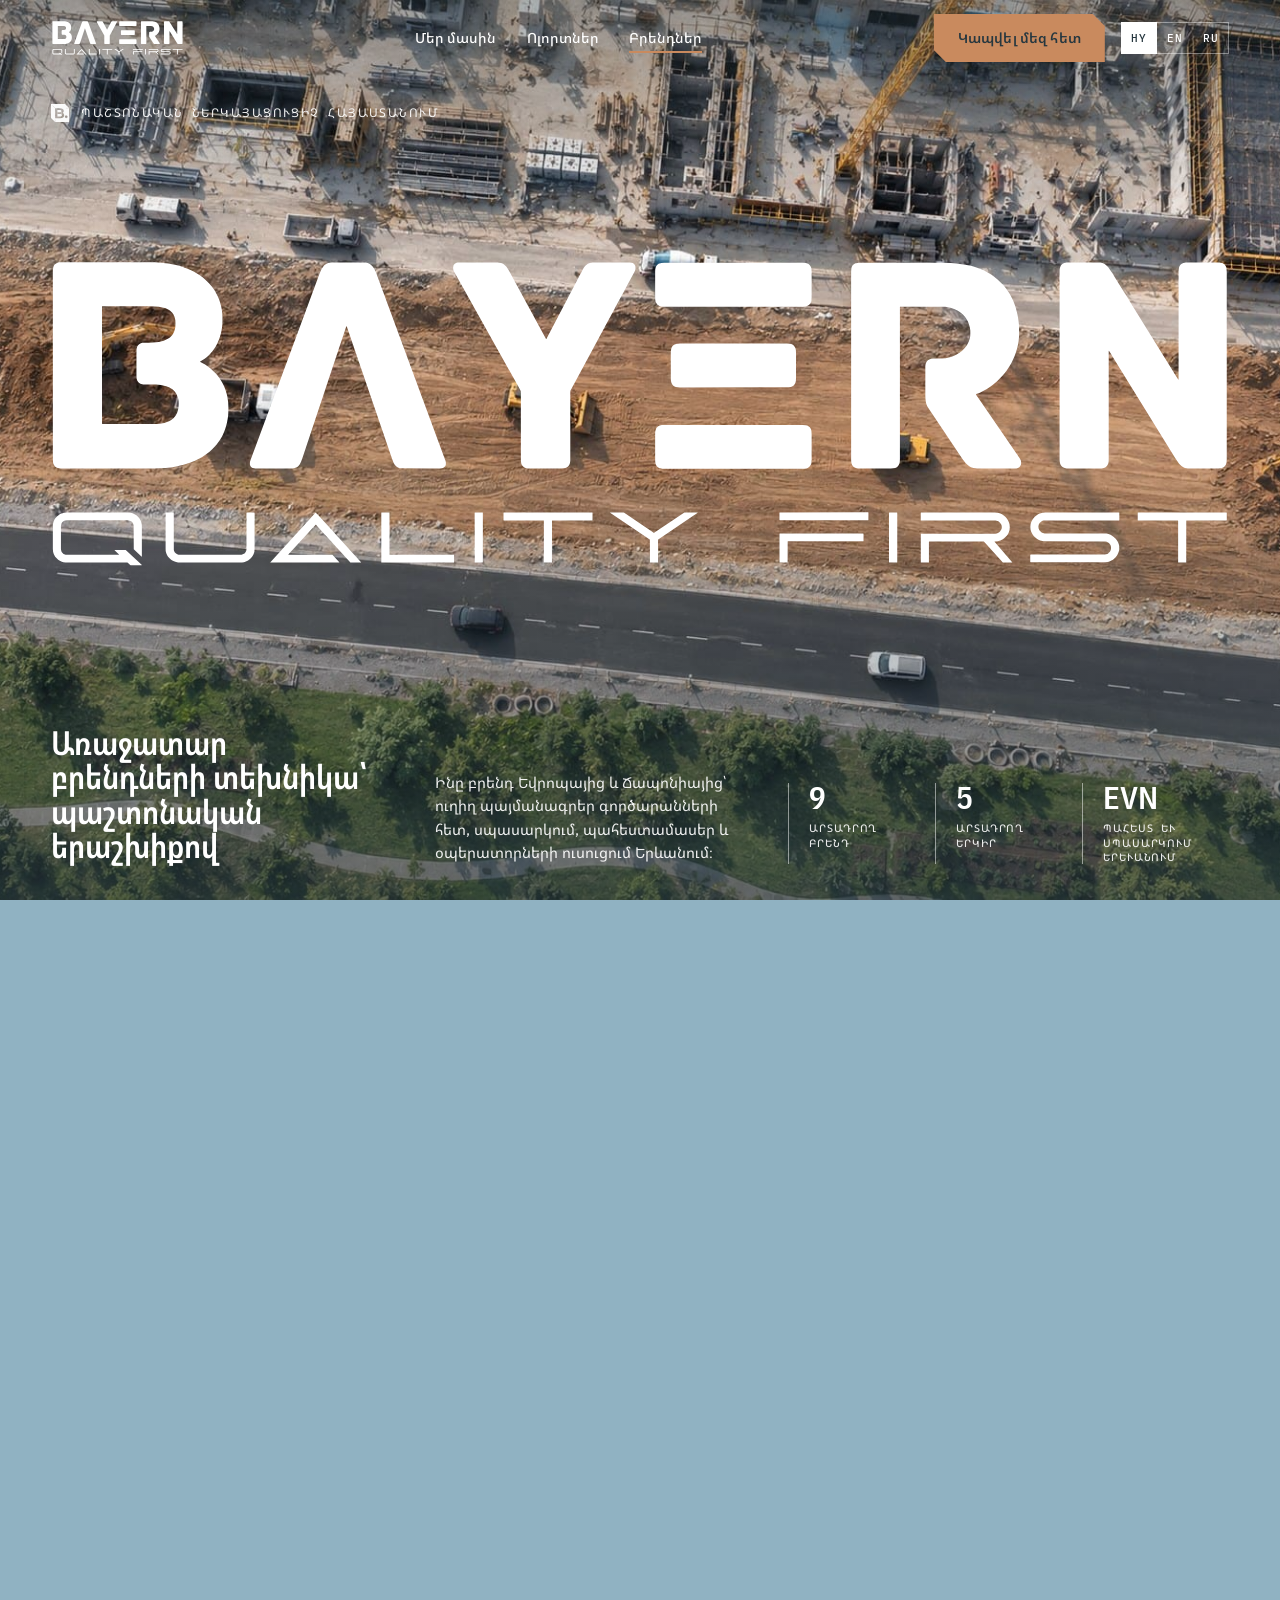
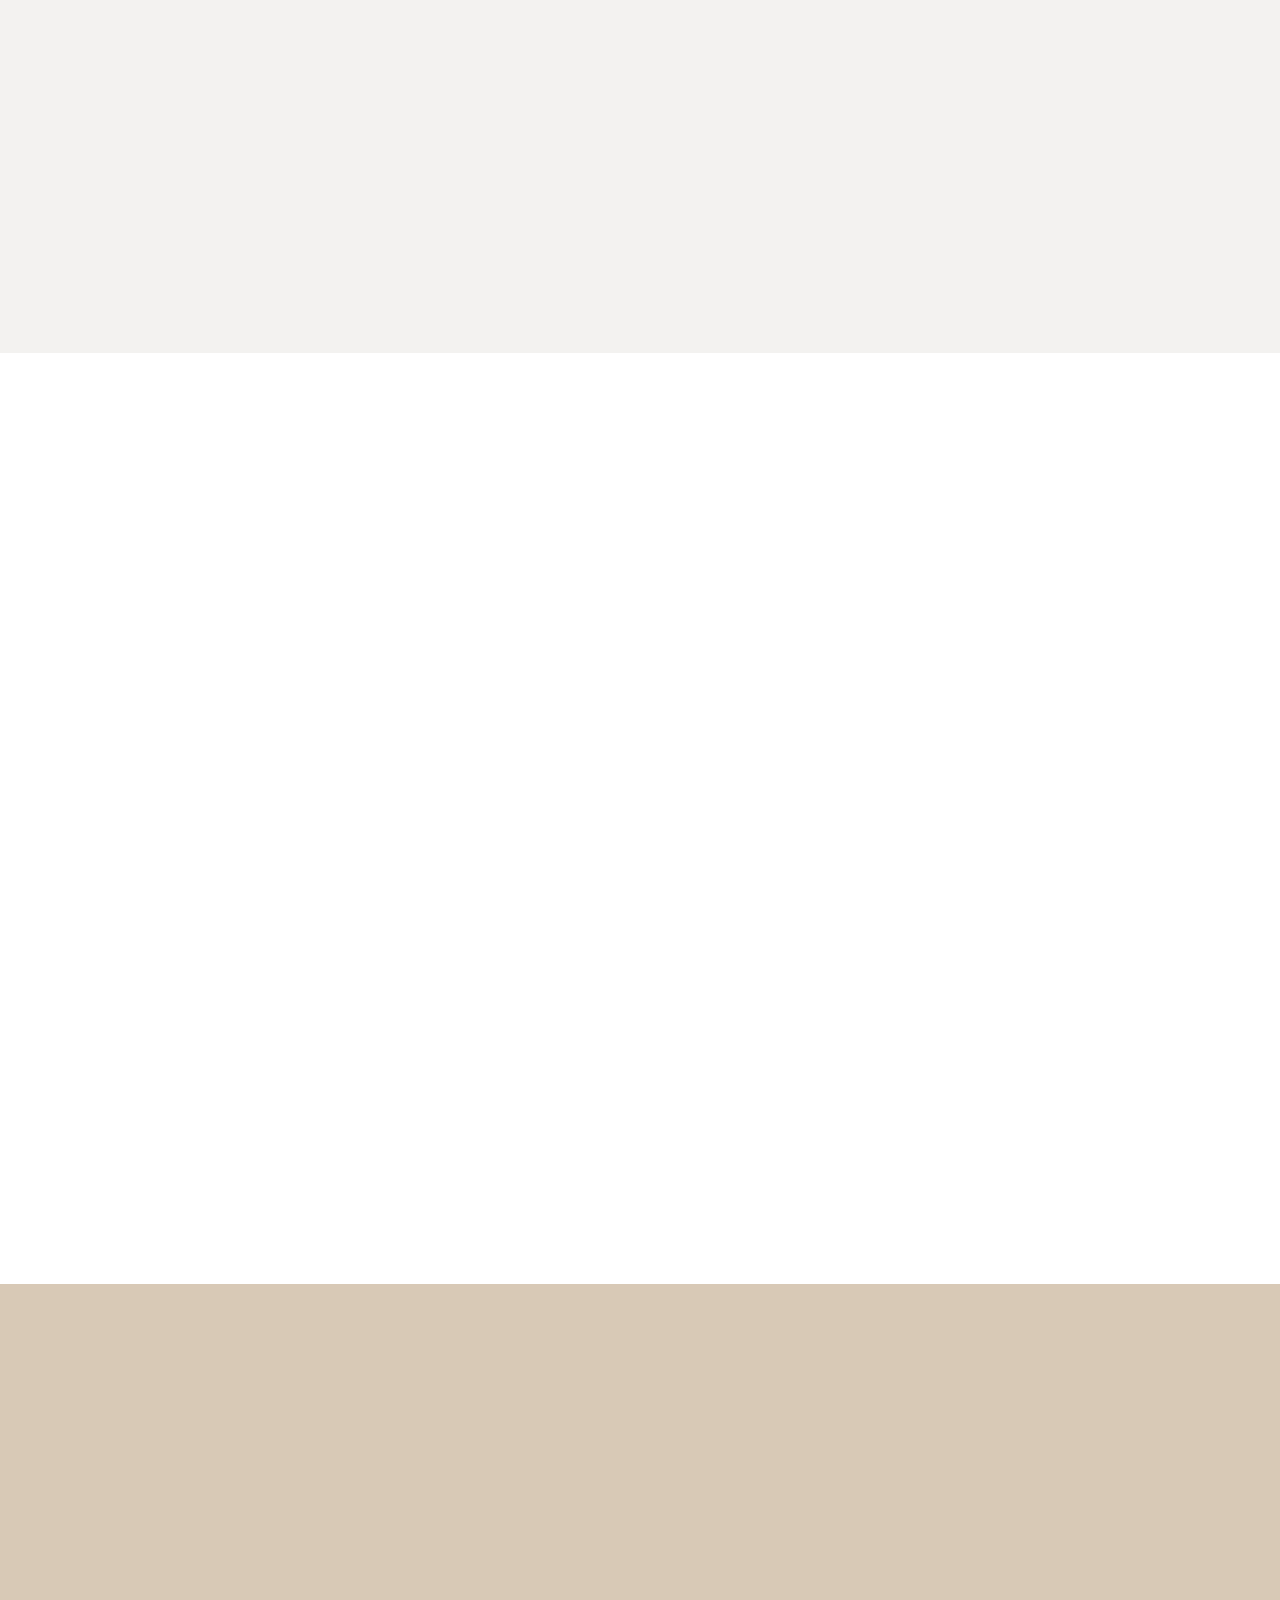
<file: index.html>
<!DOCTYPE html>
<html lang="hy">
<head>
  <meta charset="utf-8">
  <meta name="viewport" content="width=device-width, initial-scale=1">
  <title>BAYERN — Quality First</title>
  <meta name="description" content="BAYERN — official representative of Weber MT, ENAR, Ofmer, Geda, IMER and Hatz in Armenia. Equipment, service, spare parts and operator training.">
  <meta name="theme-color" content="#4E6B78">
  <link rel="icon" type="image/svg+xml" href="assets/img/favicon.svg">
  <script>document.documentElement.classList.add('js')</script>
  <link rel="preconnect" href="https://fonts.googleapis.com">
  <link rel="preconnect" href="https://fonts.gstatic.com" crossorigin>
  <!-- Шрифты не блокируют первую отрисовку: пока грузятся, текст показан системным шрифтом (display=swap) -->
  <link rel="stylesheet" href="https://fonts.googleapis.com/css2?family=IBM+Plex+Mono:wght@400;500&family=IBM+Plex+Sans+Condensed:wght@500;600;700&family=IBM+Plex+Sans:wght@400;500;600&family=Noto+Sans+Armenian:wdth,wght@62.5..100,400..700&display=swap" media="print" onload="this.media='all'">
  <noscript><link rel="stylesheet" href="https://fonts.googleapis.com/css2?family=IBM+Plex+Mono:wght@400;500&family=IBM+Plex+Sans+Condensed:wght@500;600;700&family=IBM+Plex+Sans:wght@400;500;600&family=Noto+Sans+Armenian:wdth,wght@62.5..100,400..700&display=swap"></noscript>
  <link rel="stylesheet" href="assets/css/style.css?v=2">
</head>
<body data-page="home">

  <!-- ============ NAV ============ -->
  <header class="nav" id="nav">
    <div class="container nav__inner">
      <a class="nav__logo" href="#top" aria-label="BAYERN"></a>

      <nav class="nav__links" aria-label="Main">
        <a href="#about" data-i18n="nav.about">Մեր մասին</a>
        <a href="#industries" data-i18n="nav.industries">Ոլորտներ</a>
        <a href="#brands" data-i18n="nav.brands">Բրենդներ</a>
      </nav>

      <div class="nav__actions">
        <a class="btn btn--copper nav__cta" href="#contact"><span data-i18n="nav.cta">Հայցել առաջարկ</span></a>
        <div class="lang" role="group" aria-label="Language">
          <button type="button" class="lang__btn" data-lang="hy">HY</button>
          <button type="button" class="lang__btn" data-lang="en">EN</button>
          <button type="button" class="lang__btn" data-lang="ru">RU</button>
        </div>
        <button type="button" class="nav__burger" aria-expanded="false" aria-controls="mobileMenu" data-i18n-aria="nav.menu" aria-label="Menu">
          <span class="mark" aria-hidden="true"></span>
        </button>
      </div>
    </div>
  </header>

  <div class="mobile-menu" id="mobileMenu" hidden>
    <nav class="container mobile-menu__links" aria-label="Mobile">
      <a href="#about"><span class="mono">01</span><span data-i18n="nav.about">Մեր մասին</span></a>
      <a href="#industries"><span class="mono">02</span><span data-i18n="nav.industries">Ոլորտներ</span></a>
      <a href="#brands"><span class="mono">03</span><span data-i18n="nav.brands">Բրենդներ</span></a>
    </nav>
    <div class="container mobile-menu__foot">
      <div class="lang" role="group" aria-label="Language">
        <button type="button" class="lang__btn" data-lang="hy">HY</button>
        <button type="button" class="lang__btn" data-lang="en">EN</button>
        <button type="button" class="lang__btn" data-lang="ru">RU</button>
      </div>
      <a class="btn btn--copper" href="#contact"><span data-i18n="nav.cta">Հայցել առաջարկ</span></a>
    </div>
  </div>

  <main>

    <!-- ============ HERO ============ -->
    <!-- HERO — Glyph Portal: белый логотип на фото; при скролле камера входит в среднюю полосу E → About (assets/js/glyph-portal.js) -->
    <section class="gp hero-gp" id="top" data-gp aria-label="BAYERN — Quality First">
      <div data-gp-viewport aria-hidden="true"></div>

      <div data-gp-pin>
        <!-- Фото: assets/img/photos/hero/hero.jpg (подставится само, см. assets/img/photos/README.md) -->
        <div class="hero__photo" aria-hidden="true" data-photo="assets/img/photos/hero/hero.jpg">
          <span class="ph__label"><svg viewBox="0 0 24 24"><path d="M3 7h4l2-3h6l2 3h4v13H3z"/><path d="M9 10h6v6H9z"/></svg><span data-i18n="ph">Լուսանկար</span>&nbsp;· Hero 2400×1350</span>
        </div>
        <div class="hero__shade" aria-hidden="true"></div>

        <!-- Белое поле внутри контура логотипа = фон секции About -->
        <div data-gp-field aria-hidden="true" inert></div>

        <svg data-gp-art aria-hidden="true" focusable="false">
          <defs>
            <clipPath id="heroLogoClip" clipPathUnits="userSpaceOnUse">
              <path data-gp-glyph d="" />
            </clipPath>
          </defs>
          <g data-gp-marks style="visibility: hidden"><path /></g>
        </svg>

        <div data-gp-choices role="radiogroup" inert></div>
        <label data-gp-touch-picker hidden>
          <span data-gp-sr class="sr-only"></span>
          <select data-gp-select></select>
        </label>

        <!-- Без JS: обычный логотип -->
        <img data-gp-fallback src="assets/img/logo-white.png" width="2877" height="749" alt="" loading="lazy">

        <div data-gp-front>
          <div class="container hero__inner">
            <p class="hero__eyebrow mono"><span class="mark mark--sm" aria-hidden="true"></span><span data-i18n="hero.eyebrow">Պաշտոնական ներկայացուցիչ Հայաստանում</span></p>
            <div class="hero__bottom">
              <!-- Подсказка «листайте вниз»: клик уводит к «О компании», гаснет вместе с первым кадром -->
              <a class="hero__scroll" href="#about">
                <span class="sr-only" data-i18n="nav.about"></span>
                <svg viewBox="0 0 24 24" aria-hidden="true"><path d="M4 7l8 8 8-8"/></svg>
                <svg viewBox="0 0 24 24" aria-hidden="true"><path d="M4 7l8 8 8-8"/></svg>
              </a>
              <h1 class="hero__title" data-i18n="hero.title">Եվրոպական տեխնիկա՝ պաշտոնական երաշխիքով</h1>
              <p class="hero__text" data-i18n="hero.text"></p>
              <ul class="hero__stats">
                <li><b>9</b><span data-i18n="hero.s1">եվրոպական բրենդ</span></li>
                <li><b>5</b><span data-i18n="hero.s2">արտադրող երկիր</span></li>
                <li><b>EVN</b><span data-i18n="hero.s3">պահեստ և սպասարկում Երևանում</span></li>
              </ul>
            </div>
          </div>
        </div>

        <div data-gp-caption>
          <span data-gp-hint aria-hidden="true"></span>
          <a data-gp-enter href="#about"><span data-i18n="gp.enter">Մտնել ներս</span><span aria-hidden="true">↘</span></a>
        </div>
      </div>

      <div data-gp-content>
        <!-- ============ ABOUT ============ -->
        <section class="about section" id="about">
          <div class="container about__grid">
            <div class="about__collage">
              <figure class="ph ph--steel about__p1 reveal" data-photo="assets/img/photos/about/about-1.jpg">
                <figcaption class="ph__label"><svg viewBox="0 0 24 24"><path d="M3 7h4l2-3h6l2 3h4v13H3z"/><path d="M9 10h6v6H9z"/></svg><span data-i18n="about.photo1"></span></figcaption>
              </figure>
              <figure class="ph ph--sand about__p2 reveal" style="--d:.12s" data-photo="assets/img/photos/about/about-2.jpg">
                <figcaption class="ph__label"><svg viewBox="0 0 24 24"><path d="M3 7h4l2-3h6l2 3h4v13H3z"/><path d="M9 10h6v6H9z"/></svg><span data-i18n="about.photo2"></span></figcaption>
              </figure>
              <figure class="ph ph--concrete about__p3 reveal" style="--d:.24s" data-photo="assets/img/photos/about/about-3.jpg">
                <figcaption class="ph__label"><svg viewBox="0 0 24 24"><path d="M3 7h4l2-3h6l2 3h4v13H3z"/><path d="M9 10h6v6H9z"/></svg><span data-i18n="about.photo3"></span></figcaption>
              </figure>
              <div class="about__badge reveal" style="--d:.36s">
                <span class="mark" aria-hidden="true"></span>
                <span class="mono">Quality first</span>
              </div>
            </div>

            <div class="about__text">
              <p class="label reveal" data-i18n="about.label"></p>
              <h2 class="h2 reveal" data-i18n="about.title"></h2>
              <p class="lead reveal" data-i18n="about.lead"></p>
              <dl class="about__mv reveal">
                <div>
                  <dt class="mono" data-i18n="about.missionLabel"></dt>
                  <dd data-i18n="about.mission"></dd>
                </div>
                <div>
                  <dt class="mono" data-i18n="about.visionLabel"></dt>
                  <dd data-i18n="about.vision"></dd>
                </div>
              </dl>
            </div>
          </div>

          <div class="container">
            <ul class="values">
              <li class="value reveal">
                <img class="value__art" src="assets/img/values/value-1.jpg" alt="" loading="lazy" decoding="async">
                <span class="value__num mono">01</span>
                <h3 data-i18n="value.1.title"></h3>
                <p data-i18n="value.1.text"></p>
              </li>
              <li class="value reveal" style="--d:.08s">
                <img class="value__art" src="assets/img/values/value-2.jpg" alt="" loading="lazy" decoding="async">
                <span class="value__num mono">02</span>
                <h3 data-i18n="value.2.title"></h3>
                <p data-i18n="value.2.text"></p>
              </li>
              <li class="value reveal" style="--d:.16s">
                <img class="value__art" src="assets/img/values/value-3.jpg" alt="" loading="lazy" decoding="async">
                <span class="value__num mono">03</span>
                <h3 data-i18n="value.3.title"></h3>
                <p data-i18n="value.3.text"></p>
              </li>
              <li class="value reveal" style="--d:.24s">
                <img class="value__art" src="assets/img/values/value-4.jpg" alt="" loading="lazy" decoding="async">
                <span class="value__num mono">04</span>
                <h3 data-i18n="value.4.title"></h3>
                <p data-i18n="value.4.text"></p>
              </li>
            </ul>
          </div>
        </section>
      </div>
    </section>

    <div class="stack">

      <!-- ============ BRAND CAROUSEL ============ -->
      <section class="strip" id="portfolio">
        <div class="container section-head section-head--row">
          <div>
            <p class="label" data-i18n="carousel.label">Պորտֆել</p>
            <h2 class="h2 h2--md" data-i18n="carousel.title">Բրենդներ, որոնք ներկայացնում ենք</h2>
          </div>
          <p class="drag-hint mono" aria-hidden="true">
            <svg viewBox="0 0 24 24"><path d="M8 7l-5 5 5 5M16 7l5 5-5 5"/></svg>
            <span data-i18n="carousel.hint">Քաշեք</span>
          </p>
        </div>

        <div class="carousel" data-carousel>
          <div class="carousel__track">
            <!-- portfolio:start -->
            <a class="bcard" href="#brand-weber-mt" style="--card-bg:#FFFFFF" draggable="false">
              <div class="bcard__art" aria-hidden="true">
                <img class="bcard__layer bcard__layer--photo" src="assets/img/portfolio/weber-mt/weber1.1.jpg" style="left:10.278%;top:15.208%;width:86.389%;height:79.375%" alt="" draggable="false" loading="lazy" decoding="async">
                <span class="bcard__plate" style="left:3.611%;top:1.458%;width:66.944%;height:15.417%;--plate:#313436"></span>
                <img class="bcard__layer bcard__layer--logo" src="assets/img/portfolio/weber-mt/webermt-logo.png" style="left:5%;top:2.5%;width:64.167%;height:13.125%" alt="" draggable="false" loading="lazy" decoding="async">
              </div>
              <h3 class="sr-only">Weber MT</h3>
              <span class="bcard__num mono">01 · DE</span>
              <p class="bcard__meta mono"><span data-i18n="country.de"></span> · <span data-i18n="cat.compaction"></span></p>
              <span class="bcard__go" aria-hidden="true"><svg viewBox="0 0 24 24" aria-hidden="true"><path d="M7 17L17 7M9 7h8v8"/></svg></span>
            </a>
            <a class="bcard" href="#brand-imer" style="--card-bg:#FFFFFF" draggable="false">
              <div class="bcard__art" aria-hidden="true">
                <img class="bcard__layer bcard__layer--photo" src="assets/img/portfolio/imer/imer2.webp" style="left:1.111%;top:13.333%;width:100%;height:92.917%" alt="" draggable="false" loading="lazy" decoding="async">
                <span class="bcard__plate" style="left:2.778%;top:1.25%;width:66.944%;height:15.417%;--plate:#EFEFEF"></span>
                <img class="bcard__layer bcard__layer--logo" src="assets/img/portfolio/imer/imer-logo.png" style="left:13.056%;top:2.292%;width:44.722%;height:13.333%" alt="" draggable="false" loading="lazy" decoding="async">
              </div>
              <h3 class="sr-only">IMER</h3>
              <span class="bcard__num mono">02 · IT</span>
              <p class="bcard__meta mono"><span data-i18n="country.it"></span> · <span data-i18n="cat.access"></span></p>
              <span class="bcard__go" aria-hidden="true"><svg viewBox="0 0 24 24" aria-hidden="true"><path d="M7 17L17 7M9 7h8v8"/></svg></span>
            </a>
            <a class="bcard bcard--tint" href="#brand-enar" draggable="false">
              <div class="bcard__art" aria-hidden="true">
                <span class="bcard__plate" style="left:2.778%;top:1.25%;width:66.944%;height:15.417%;--plate:#313436"></span>
                <img class="bcard__layer bcard__layer--logo bcard__layer--contain" src="assets/img/portfolio/enar/enar-logo.svg" style="left:2.778%;top:2.708%;width:65.556%;height:12.5%" alt="" draggable="false" loading="lazy" decoding="async">
                <img class="bcard__layer bcard__layer--photo" src="assets/img/portfolio/enar/enar3.webp" style="left:16.944%;top:10.208%;width:78.889%;height:59.167%" alt="" draggable="false" loading="lazy" decoding="async">
                <img class="bcard__layer bcard__layer--photo" src="assets/img/portfolio/enar/enar4.webp" style="left:0.556%;top:34.583%;width:97.222%;height:72.917%" alt="" draggable="false" loading="lazy" decoding="async">
              </div>
              <h3 class="sr-only">ENAR</h3>
              <span class="bcard__num mono">03 · ES</span>
              <p class="bcard__meta mono"><span data-i18n="country.es"></span> · <span data-i18n="cat.concrete"></span></p>
              <span class="bcard__go" aria-hidden="true"><svg viewBox="0 0 24 24" aria-hidden="true"><path d="M7 17L17 7M9 7h8v8"/></svg></span>
            </a>
            <a class="bcard" href="#brand-kern-deudiam" style="--card-bg:#FFFFFF" draggable="false">
              <div class="bcard__art" aria-hidden="true">
                <span class="bcard__plate" style="left:2.222%;top:1.667%;width:66.944%;height:15.417%;--plate:#FFFFFF"></span>
                <span class="bcard__layer bcard__layer--logo bcard__crop" style="left:10.556%;top:3.125%;width:47.778%;height:12.5%"><img src="assets/img/portfolio/kern-deudiam/kern-logo.webp" style="width:100.258%;height:161.667%;left:-0.129%;top:-31.667%" alt="" draggable="false" loading="lazy" decoding="async"></span>
                <img class="bcard__layer bcard__layer--photo" src="assets/img/portfolio/kern-deudiam/kern6.jpg" style="left:25.556%;top:21.875%;width:64.722%;height:77.083%" alt="" draggable="false" loading="lazy" decoding="async">
                <img class="bcard__layer bcard__layer--photo" src="assets/img/portfolio/kern-deudiam/kern7.webp" style="left:-16.111%;top:29.167%;width:59.722%;height:44.792%" alt="" draggable="false" loading="lazy" decoding="async">
              </div>
              <h3 class="sr-only">Kern-Deudiam</h3>
              <span class="bcard__num mono">04 · DE</span>
              <p class="bcard__meta mono"><span data-i18n="country.de"></span> · <span data-i18n="cat.diamond"></span></p>
              <span class="bcard__go" aria-hidden="true"><svg viewBox="0 0 24 24" aria-hidden="true"><path d="M7 17L17 7M9 7h8v8"/></svg></span>
            </a>
            <a class="bcard bcard--tint" href="#brand-ofmer" draggable="false">
              <div class="bcard__art" aria-hidden="true">
                <span class="bcard__plate" style="left:2.778%;top:1.25%;width:66.944%;height:15.417%;--plate:#313436"></span>
                <img class="bcard__layer bcard__layer--photo" src="assets/img/portfolio/ofmer/ofmer3.webp" style="left:4.167%;top:18.125%;width:116.111%;height:87.292%" alt="" draggable="false" loading="lazy" decoding="async">
                <img class="bcard__layer bcard__layer--logo" src="assets/img/portfolio/ofmer/ofmer-logo.webp" style="left:7.5%;top:4.583%;width:60.833%;height:8.542%" alt="" draggable="false" loading="lazy" decoding="async">
              </div>
              <h3 class="sr-only">Ofmer</h3>
              <span class="bcard__num mono">05 · IT</span>
              <p class="bcard__meta mono"><span data-i18n="country.it"></span> · <span data-i18n="cat.rebar"></span></p>
              <span class="bcard__go" aria-hidden="true"><svg viewBox="0 0 24 24" aria-hidden="true"><path d="M7 17L17 7M9 7h8v8"/></svg></span>
            </a>
            <a class="bcard" href="#brand-geda" style="--card-bg:#FFFFFF" draggable="false">
              <div class="bcard__art" aria-hidden="true">
                <img class="bcard__layer bcard__layer--photo" src="assets/img/portfolio/geda/geda5.jpg" style="left:5%;top:24.792%;width:101.389%;height:76.042%" alt="" draggable="false" loading="lazy" decoding="async">
                <span class="bcard__plate" style="left:2.778%;top:1.25%;width:66.944%;height:15.417%;--plate:#FFFFFF"></span>
                <img class="bcard__layer bcard__layer--logo" src="assets/img/portfolio/geda/geda-logo.png" style="left:15%;top:3.333%;width:42.5%;height:11.042%" alt="" draggable="false" loading="lazy" decoding="async">
              </div>
              <h3 class="sr-only">Geda</h3>
              <span class="bcard__num mono">06 · DE</span>
              <p class="bcard__meta mono"><span data-i18n="country.de"></span> · <span data-i18n="cat.lifting"></span></p>
              <span class="bcard__go" aria-hidden="true"><svg viewBox="0 0 24 24" aria-hidden="true"><path d="M7 17L17 7M9 7h8v8"/></svg></span>
            </a>
            <a class="bcard" href="#brand-dynapac" style="--card-bg:#FFFFFF" draggable="false">
              <div class="bcard__art" aria-hidden="true">
                <span class="bcard__plate" style="left:2.222%;top:1.667%;width:66.944%;height:15.417%;--plate:#9A2A20"></span>
                <img class="bcard__layer bcard__layer--logo" src="assets/img/portfolio/dynapac/dynapac-logo.png" style="left:2.778%;top:3.125%;width:66.111%;height:12.5%" alt="" draggable="false" loading="lazy" decoding="async">
                <img class="bcard__layer bcard__layer--photo" src="assets/img/portfolio/dynapac/dynapac6.jpg" style="left:-18.333%;top:28.333%;width:131.667%;height:65.417%" alt="" draggable="false" loading="lazy" decoding="async">
              </div>
              <h3 class="sr-only">Dynapac</h3>
              <span class="bcard__num mono">07 · SE</span>
              <p class="bcard__meta mono"><span data-i18n="country.se"></span> · <span data-i18n="cat.light"></span></p>
              <span class="bcard__go" aria-hidden="true"><svg viewBox="0 0 24 24" aria-hidden="true"><path d="M7 17L17 7M9 7h8v8"/></svg></span>
            </a>
            <a class="bcard" href="#brand-hatz" style="--card-bg:#E5E5E5" draggable="false">
              <div class="bcard__art" aria-hidden="true">
                <img class="bcard__layer bcard__layer--photo" src="assets/img/portfolio/hatz/hatz4.webp" style="left:-16.389%;top:33.542%;width:141.944%;height:66.458%" alt="" draggable="false" loading="lazy" decoding="async">
                <span class="bcard__plate" style="left:2.222%;top:1.875%;width:66.944%;height:15.417%;--plate:#DA281B"></span>
                <span class="bcard__layer bcard__layer--logo bcard__crop" style="left:12.222%;top:2.708%;width:46.944%;height:12.708%"><img src="assets/img/portfolio/hatz/hatz-logo.webp" style="width:100%;height:249.484%;left:0%;top:-121.508%" alt="" draggable="false" loading="lazy" decoding="async"></span>
              </div>
              <h3 class="sr-only">Hatz</h3>
              <span class="bcard__num mono">08 · DE</span>
              <p class="bcard__meta mono"><span data-i18n="country.de"></span> · <span data-i18n="cat.power"></span></p>
              <span class="bcard__go" aria-hidden="true"><svg viewBox="0 0 24 24" aria-hidden="true"><path d="M7 17L17 7M9 7h8v8"/></svg></span>
            </a>
            <a class="bcard" href="#brand-yanmar" style="--card-bg:#FFFFFF" draggable="false">
              <div class="bcard__art" aria-hidden="true">
                <img class="bcard__layer bcard__layer--photo" src="assets/img/portfolio/yanmar/yanmar12.webp" style="left:1.111%;top:35.833%;width:97.222%;height:46.667%" alt="" draggable="false" loading="lazy" decoding="async">
                <span class="bcard__plate" style="left:2.222%;top:1.667%;width:66.944%;height:15.417%;--plate:#FFFFFF"></span>
                <span class="bcard__layer bcard__layer--logo bcard__crop" style="left:2.778%;top:3.75%;width:63.889%;height:11.667%"><img src="assets/img/portfolio/yanmar/yanmar-logo.png" style="width:110.217%;height:100%;left:-3.043%;top:0%" alt="" draggable="false" loading="lazy" decoding="async"></span>
              </div>
              <h3 class="sr-only">Yanmar</h3>
              <span class="bcard__num mono">09 · JP</span>
              <p class="bcard__meta mono"><span data-i18n="country.jp"></span> · <span data-i18n="cat.compact"></span></p>
              <span class="bcard__go" aria-hidden="true"><svg viewBox="0 0 24 24" aria-hidden="true"><path d="M7 17L17 7M9 7h8v8"/></svg></span>
            </a>
            <!-- portfolio:end -->
          </div>
        </div>
      </section>

      <!-- ============ INDUSTRIES ============ -->
      <section class="industries section section--deep" id="industries">
        <div class="container section-head">
          <div>
            <p class="label reveal" data-i18n="ind.label"></p>
            <h2 class="h2 reveal" data-i18n="ind.title"></h2>
          </div>
          <p class="section-head__text reveal" data-i18n="ind.text"></p>
        </div>

        <div class="container ind__grid">
          <div class="ind__side">
            <div class="ind__list" role="tablist" aria-orientation="vertical">
              <button type="button" class="ind__item is-active" role="tab" aria-selected="true" aria-controls="indPanel" data-ind="1"><span class="mono">01</span><span class="ind__name" data-i18n="ind.1.name"></span><svg viewBox="0 0 24 24"><path d="M5 12h14M13 6l6 6-6 6"/></svg></button>
              <button type="button" class="ind__item" role="tab" aria-selected="false" aria-controls="indPanel" tabindex="-1" data-ind="2"><span class="mono">02</span><span class="ind__name" data-i18n="ind.2.name"></span><svg viewBox="0 0 24 24"><path d="M5 12h14M13 6l6 6-6 6"/></svg></button>
              <button type="button" class="ind__item" role="tab" aria-selected="false" aria-controls="indPanel" tabindex="-1" data-ind="3"><span class="mono">03</span><span class="ind__name" data-i18n="ind.3.name"></span><svg viewBox="0 0 24 24"><path d="M5 12h14M13 6l6 6-6 6"/></svg></button>
              <button type="button" class="ind__item" role="tab" aria-selected="false" aria-controls="indPanel" tabindex="-1" data-ind="4"><span class="mono">04</span><span class="ind__name" data-i18n="ind.4.name"></span><svg viewBox="0 0 24 24"><path d="M5 12h14M13 6l6 6-6 6"/></svg></button>
            </div>

            <div class="ind__detail" id="indPanel" role="tabpanel">
              <p class="ind__desc" data-i18n="ind.1.text"></p>
              <p class="ind__tags-label mono" data-i18n="ind.brands"></p>
              <ul class="tags" data-ind-tags></ul>
              <a class="btn btn--copper" href="#contact"><span data-i18n="ind.cta"></span><svg viewBox="0 0 24 24"><path d="M5 12h14M13 6l6 6-6 6"/></svg></a>
            </div>
          </div>

          <div class="ind__gallery" data-ind-gallery>
            <div class="ph ph--steel g1"><span class="ph__label"><svg viewBox="0 0 24 24"><path d="M3 7h4l2-3h6l2 3h4v13H3z"/><path d="M9 10h6v6H9z"/></svg><span data-ind-num>01</span>&nbsp;· <span data-i18n="ph"></span> 1/4</span></div>
            <div class="ph ph--sand g2"><span class="ph__label"><svg viewBox="0 0 24 24"><path d="M3 7h4l2-3h6l2 3h4v13H3z"/><path d="M9 10h6v6H9z"/></svg><span data-ind-num>01</span>&nbsp;· <span data-i18n="ph"></span> 2/4</span></div>
            <div class="ph ph--concrete g3"><span class="ph__label"><svg viewBox="0 0 24 24"><path d="M3 7h4l2-3h6l2 3h4v13H3z"/><path d="M9 10h6v6H9z"/></svg><span data-ind-num>01</span>&nbsp;· 3/4</span></div>
            <div class="ph ph--paper g4"><span class="ph__label"><svg viewBox="0 0 24 24"><path d="M3 7h4l2-3h6l2 3h4v13H3z"/><path d="M9 10h6v6H9z"/></svg><span data-ind-num>01</span>&nbsp;· 4/4</span></div>
          </div>
        </div>
      </section>

      <!-- ============ BRANDS / SERVICES ============ -->
      <section class="brands section" id="brands">
        <div class="container section-head">
          <div>
            <p class="label reveal" data-i18n="brands.label"></p>
            <h2 class="h2 reveal" data-i18n="brands.title"></h2>
          </div>
          <p class="section-head__text reveal" data-i18n="brands.text"></p>
        </div>

        <div class="container bento">
          <!-- brands:start -->
          <a class="pcard pcard--wide reveal" id="brand-weber-mt" href="https://katalog.webermt.com/FlipBook_WeberMT-Katalog2025-GB/" target="_blank" rel="noopener noreferrer">
            <div class="pcard__top mono"><span>01 · <span data-i18n="country.de"></span></span><span class="pcard__go"><span data-i18n="brands.more"></span><span class="pcard__arrow"><svg viewBox="0 0 24 24" aria-hidden="true"><path d="M7 17L17 7M9 7h8v8"/></svg></span></span></div>
            <div class="pcard__media collage collage--wide" style="aspect-ratio:704 / 440" data-photo="assets/img/photos/brands/weber-mt.webp" aria-hidden="true">
              <span class="collage__tile collage__tile--ph" style="left:0%;top:0%;width:60.795%;height:100%;background:#F3F2F0"><span class="ph__label"><svg viewBox="0 0 24 24"><path d="M3 7h4l2-3h6l2 3h4v13H3z"/><path d="M9 10h6v6H9z"/></svg><span data-i18n="ph"></span> 1</span></span>
              <span class="collage__tile collage__tile--ph" style="left:61.932%;top:0%;width:38.068%;height:49.091%;background:#F3F2F0"><span class="ph__label"><svg viewBox="0 0 24 24"><path d="M3 7h4l2-3h6l2 3h4v13H3z"/><path d="M9 10h6v6H9z"/></svg><span data-i18n="ph"></span> 2</span></span>
              <span class="collage__tile collage__tile--ph" style="left:61.932%;top:50.909%;width:38.068%;height:49.091%;background:#F3F2F0"><span class="ph__label"><svg viewBox="0 0 24 24"><path d="M3 7h4l2-3h6l2 3h4v13H3z"/><path d="M9 10h6v6H9z"/></svg><span data-i18n="ph"></span> 3</span></span>
            </div>
            <div class="pcard__body">
              <p class="pcard__cat mono" data-i18n="cat.compaction"></p>
              <h3 class="pcard__name">Weber MT</h3>
              <ul class="pcard__list"><li data-i18n="weber.p1"></li><li data-i18n="weber.p2"></li><li data-i18n="weber.p3"></li></ul>
            </div>
          </a>
          <a class="pcard reveal" id="brand-imer" href="https://www.imergroup.com/en/products/" target="_blank" rel="noopener noreferrer" style="--d:.1s">
            <div class="pcard__top mono"><span>02 · <span data-i18n="country.it"></span></span><span class="pcard__go"><span data-i18n="brands.more"></span><span class="pcard__arrow"><svg viewBox="0 0 24 24" aria-hidden="true"><path d="M7 17L17 7M9 7h8v8"/></svg></span></span></div>
            <div class="pcard__media collage collage--narrow" style="aspect-ratio:480 / 440" data-photo="assets/img/photos/brands/imer.webp" aria-hidden="true">
              <span class="collage__tile collage__tile--ph" style="left:0%;top:0%;width:100%;height:60.909%;background:#F3F2F0"><span class="ph__label"><svg viewBox="0 0 24 24"><path d="M3 7h4l2-3h6l2 3h4v13H3z"/><path d="M9 10h6v6H9z"/></svg><span data-i18n="ph"></span> 1</span></span>
              <span class="collage__tile collage__tile--ph" style="left:0%;top:62.727%;width:49.167%;height:37.273%;background:#F3F2F0"><span class="ph__label"><svg viewBox="0 0 24 24"><path d="M3 7h4l2-3h6l2 3h4v13H3z"/><path d="M9 10h6v6H9z"/></svg><span data-i18n="ph"></span> 2</span></span>
              <span class="collage__tile collage__tile--ph" style="left:50.833%;top:62.727%;width:49.167%;height:37.273%;background:#F3F2F0"><span class="ph__label"><svg viewBox="0 0 24 24"><path d="M3 7h4l2-3h6l2 3h4v13H3z"/><path d="M9 10h6v6H9z"/></svg><span data-i18n="ph"></span> 3</span></span>
            </div>
            <div class="pcard__body">
              <p class="pcard__cat mono" data-i18n="cat.access"></p>
              <h3 class="pcard__name">IMER</h3>
              <ul class="pcard__list"><li data-i18n="imer.p1"></li><li data-i18n="imer.p2"></li><li data-i18n="imer.p3"></li></ul>
            </div>
          </a>
          <a class="pcard reveal" id="brand-enar" href="https://www.enargroup.com/eme/range/vibration/products" target="_blank" rel="noopener noreferrer">
            <div class="pcard__top mono"><span>03 · <span data-i18n="country.es"></span></span><span class="pcard__go"><span data-i18n="brands.more"></span><span class="pcard__arrow"><svg viewBox="0 0 24 24" aria-hidden="true"><path d="M7 17L17 7M9 7h8v8"/></svg></span></span></div>
            <div class="pcard__media collage collage--narrow" style="aspect-ratio:480 / 440" data-photo="assets/img/photos/brands/enar.webp" aria-hidden="true">
              <span class="collage__tile collage__tile--ph" style="left:0%;top:0%;width:100%;height:60.909%;background:#F3F2F0"><span class="ph__label"><svg viewBox="0 0 24 24"><path d="M3 7h4l2-3h6l2 3h4v13H3z"/><path d="M9 10h6v6H9z"/></svg><span data-i18n="ph"></span> 1</span></span>
              <span class="collage__tile collage__tile--ph" style="left:0%;top:62.727%;width:49.167%;height:37.273%;background:#F3F2F0"><span class="ph__label"><svg viewBox="0 0 24 24"><path d="M3 7h4l2-3h6l2 3h4v13H3z"/><path d="M9 10h6v6H9z"/></svg><span data-i18n="ph"></span> 2</span></span>
              <span class="collage__tile collage__tile--ph" style="left:50.833%;top:62.727%;width:49.167%;height:37.273%;background:#F3F2F0"><span class="ph__label"><svg viewBox="0 0 24 24"><path d="M3 7h4l2-3h6l2 3h4v13H3z"/><path d="M9 10h6v6H9z"/></svg><span data-i18n="ph"></span> 3</span></span>
            </div>
            <div class="pcard__body">
              <p class="pcard__cat mono" data-i18n="cat.concrete"></p>
              <h3 class="pcard__name">ENAR</h3>
              <ul class="pcard__list"><li data-i18n="enar.p1"></li><li data-i18n="enar.p2"></li><li data-i18n="enar.p3"></li></ul>
            </div>
          </a>
          <a class="pcard pcard--wide reveal" id="brand-kern-deudiam" href="https://kern-deudiam.com/catalogues/kern-deudiam-diamond-tools-dubai/" target="_blank" rel="noopener noreferrer" style="--d:.1s">
            <div class="pcard__top mono"><span>04 · <span data-i18n="country.de"></span></span><span class="pcard__go"><span data-i18n="brands.more"></span><span class="pcard__arrow"><svg viewBox="0 0 24 24" aria-hidden="true"><path d="M7 17L17 7M9 7h8v8"/></svg></span></span></div>
            <div class="pcard__media collage collage--wide" style="aspect-ratio:704 / 440" data-photo="assets/img/photos/brands/kern-deudiam.webp" aria-hidden="true">
              <span class="collage__tile collage__tile--ph" style="left:0%;top:0%;width:60.795%;height:100%;background:#F3F2F0"><span class="ph__label"><svg viewBox="0 0 24 24"><path d="M3 7h4l2-3h6l2 3h4v13H3z"/><path d="M9 10h6v6H9z"/></svg><span data-i18n="ph"></span> 1</span></span>
              <span class="collage__tile collage__tile--ph" style="left:61.932%;top:0%;width:38.068%;height:49.091%;background:#F3F2F0"><span class="ph__label"><svg viewBox="0 0 24 24"><path d="M3 7h4l2-3h6l2 3h4v13H3z"/><path d="M9 10h6v6H9z"/></svg><span data-i18n="ph"></span> 2</span></span>
              <span class="collage__tile collage__tile--ph" style="left:61.932%;top:50.909%;width:38.068%;height:49.091%;background:#F3F2F0"><span class="ph__label"><svg viewBox="0 0 24 24"><path d="M3 7h4l2-3h6l2 3h4v13H3z"/><path d="M9 10h6v6H9z"/></svg><span data-i18n="ph"></span> 3</span></span>
            </div>
            <div class="pcard__body">
              <p class="pcard__cat mono" data-i18n="cat.diamond"></p>
              <h3 class="pcard__name">Kern-Deudiam</h3>
              <ul class="pcard__list"><li data-i18n="kern.p1"></li><li data-i18n="kern.p2"></li><li data-i18n="kern.p3"></li></ul>
            </div>
          </a>
          <a class="pcard pcard--wide reveal" id="brand-ofmer" href="https://www.ofmer.com/en/products-portfolio/" target="_blank" rel="noopener noreferrer">
            <div class="pcard__top mono"><span>05 · <span data-i18n="country.it"></span></span><span class="pcard__go"><span data-i18n="brands.more"></span><span class="pcard__arrow"><svg viewBox="0 0 24 24" aria-hidden="true"><path d="M7 17L17 7M9 7h8v8"/></svg></span></span></div>
            <div class="pcard__media collage collage--wide" style="aspect-ratio:704 / 440" data-photo="assets/img/photos/brands/ofmer.webp" aria-hidden="true">
              <span class="collage__tile collage__tile--ph" style="left:0%;top:0%;width:60.795%;height:100%;background:#F3F2F0"><span class="ph__label"><svg viewBox="0 0 24 24"><path d="M3 7h4l2-3h6l2 3h4v13H3z"/><path d="M9 10h6v6H9z"/></svg><span data-i18n="ph"></span> 1</span></span>
              <span class="collage__tile collage__tile--ph" style="left:61.932%;top:0%;width:38.068%;height:49.091%;background:#F3F2F0"><span class="ph__label"><svg viewBox="0 0 24 24"><path d="M3 7h4l2-3h6l2 3h4v13H3z"/><path d="M9 10h6v6H9z"/></svg><span data-i18n="ph"></span> 2</span></span>
              <span class="collage__tile collage__tile--ph" style="left:61.932%;top:50.909%;width:38.068%;height:49.091%;background:#F3F2F0"><span class="ph__label"><svg viewBox="0 0 24 24"><path d="M3 7h4l2-3h6l2 3h4v13H3z"/><path d="M9 10h6v6H9z"/></svg><span data-i18n="ph"></span> 3</span></span>
            </div>
            <div class="pcard__body">
              <p class="pcard__cat mono" data-i18n="cat.rebar"></p>
              <h3 class="pcard__name">Ofmer</h3>
              <ul class="pcard__list"><li data-i18n="ofmer.p1"></li><li data-i18n="ofmer.p2"></li><li data-i18n="ofmer.p3"></li></ul>
            </div>
          </a>
          <a class="pcard reveal" id="brand-geda" href="https://www.geda.de/en/products/catalogue/" target="_blank" rel="noopener noreferrer" style="--d:.1s">
            <div class="pcard__top mono"><span>06 · <span data-i18n="country.de"></span></span><span class="pcard__go"><span data-i18n="brands.more"></span><span class="pcard__arrow"><svg viewBox="0 0 24 24" aria-hidden="true"><path d="M7 17L17 7M9 7h8v8"/></svg></span></span></div>
            <div class="pcard__media collage collage--narrow" style="aspect-ratio:480 / 440" data-photo="assets/img/photos/brands/geda.webp" aria-hidden="true">
              <span class="collage__tile collage__tile--ph" style="left:0%;top:0%;width:100%;height:60.909%;background:#F3F2F0"><span class="ph__label"><svg viewBox="0 0 24 24"><path d="M3 7h4l2-3h6l2 3h4v13H3z"/><path d="M9 10h6v6H9z"/></svg><span data-i18n="ph"></span> 1</span></span>
              <span class="collage__tile collage__tile--ph" style="left:0%;top:62.727%;width:49.167%;height:37.273%;background:#F3F2F0"><span class="ph__label"><svg viewBox="0 0 24 24"><path d="M3 7h4l2-3h6l2 3h4v13H3z"/><path d="M9 10h6v6H9z"/></svg><span data-i18n="ph"></span> 2</span></span>
              <span class="collage__tile collage__tile--ph" style="left:50.833%;top:62.727%;width:49.167%;height:37.273%;background:#F3F2F0"><span class="ph__label"><svg viewBox="0 0 24 24"><path d="M3 7h4l2-3h6l2 3h4v13H3z"/><path d="M9 10h6v6H9z"/></svg><span data-i18n="ph"></span> 3</span></span>
            </div>
            <div class="pcard__body">
              <p class="pcard__cat mono" data-i18n="cat.lifting"></p>
              <h3 class="pcard__name">Geda</h3>
              <ul class="pcard__list"><li data-i18n="geda.p1"></li><li data-i18n="geda.p2"></li><li data-i18n="geda.p3"></li></ul>
            </div>
          </a>
          <a class="pcard reveal" id="brand-dynapac" href="https://dynapac.com/en/products/light-equipment?tab=products" target="_blank" rel="noopener noreferrer">
            <div class="pcard__top mono"><span>07 · <span data-i18n="country.se"></span></span><span class="pcard__go"><span data-i18n="brands.more"></span><span class="pcard__arrow"><svg viewBox="0 0 24 24" aria-hidden="true"><path d="M7 17L17 7M9 7h8v8"/></svg></span></span></div>
            <div class="pcard__media collage collage--narrow" style="aspect-ratio:480 / 440" data-photo="assets/img/photos/brands/dynapac.webp" aria-hidden="true">
              <span class="collage__tile collage__tile--ph" style="left:0%;top:0%;width:100%;height:60.909%;background:#F3F2F0"><span class="ph__label"><svg viewBox="0 0 24 24"><path d="M3 7h4l2-3h6l2 3h4v13H3z"/><path d="M9 10h6v6H9z"/></svg><span data-i18n="ph"></span> 1</span></span>
              <span class="collage__tile collage__tile--ph" style="left:0%;top:62.727%;width:49.167%;height:37.273%;background:#F3F2F0"><span class="ph__label"><svg viewBox="0 0 24 24"><path d="M3 7h4l2-3h6l2 3h4v13H3z"/><path d="M9 10h6v6H9z"/></svg><span data-i18n="ph"></span> 2</span></span>
              <span class="collage__tile collage__tile--ph" style="left:50.833%;top:62.727%;width:49.167%;height:37.273%;background:#F3F2F0"><span class="ph__label"><svg viewBox="0 0 24 24"><path d="M3 7h4l2-3h6l2 3h4v13H3z"/><path d="M9 10h6v6H9z"/></svg><span data-i18n="ph"></span> 3</span></span>
            </div>
            <div class="pcard__body">
              <p class="pcard__cat mono" data-i18n="cat.light"></p>
              <h3 class="pcard__name">Dynapac</h3>
              <ul class="pcard__list"><li data-i18n="dynapac.p1"></li><li data-i18n="dynapac.p2"></li><li data-i18n="dynapac.p3"></li></ul>
            </div>
          </a>
          <a class="pcard pcard--wide reveal" id="brand-hatz" href="https://hatz.com/en-global/products" target="_blank" rel="noopener noreferrer" style="--d:.1s">
            <div class="pcard__top mono"><span>08 · <span data-i18n="country.de"></span></span><span class="pcard__go"><span data-i18n="brands.more"></span><span class="pcard__arrow"><svg viewBox="0 0 24 24" aria-hidden="true"><path d="M7 17L17 7M9 7h8v8"/></svg></span></span></div>
            <div class="pcard__media collage collage--wide" style="aspect-ratio:704 / 440" data-photo="assets/img/photos/brands/hatz.webp" aria-hidden="true">
              <span class="collage__tile collage__tile--ph" style="left:0%;top:0%;width:60.795%;height:100%;background:#F3F2F0"><span class="ph__label"><svg viewBox="0 0 24 24"><path d="M3 7h4l2-3h6l2 3h4v13H3z"/><path d="M9 10h6v6H9z"/></svg><span data-i18n="ph"></span> 1</span></span>
              <span class="collage__tile collage__tile--ph" style="left:61.932%;top:0%;width:38.068%;height:49.091%;background:#F3F2F0"><span class="ph__label"><svg viewBox="0 0 24 24"><path d="M3 7h4l2-3h6l2 3h4v13H3z"/><path d="M9 10h6v6H9z"/></svg><span data-i18n="ph"></span> 2</span></span>
              <span class="collage__tile collage__tile--ph" style="left:61.932%;top:50.909%;width:38.068%;height:49.091%;background:#F3F2F0"><span class="ph__label"><svg viewBox="0 0 24 24"><path d="M3 7h4l2-3h6l2 3h4v13H3z"/><path d="M9 10h6v6H9z"/></svg><span data-i18n="ph"></span> 3</span></span>
            </div>
            <div class="pcard__body">
              <p class="pcard__cat mono" data-i18n="cat.power"></p>
              <h3 class="pcard__name">Hatz</h3>
              <ul class="pcard__list"><li data-i18n="hatz.p1"></li><li data-i18n="hatz.p2"></li><li data-i18n="hatz.p3"></li></ul>
            </div>
          </a>
          <a class="pcard pcard--full reveal" id="brand-yanmar" href="https://www.yanmar.com/global/engine/products/diesel/aircooled/" target="_blank" rel="noopener noreferrer">
            <div class="pcard__top mono"><span>09 · <span data-i18n="country.jp"></span></span><span class="pcard__go"><span data-i18n="brands.more"></span><span class="pcard__arrow"><svg viewBox="0 0 24 24" aria-hidden="true"><path d="M7 17L17 7M9 7h8v8"/></svg></span></span></div>
            <div class="pcard__media collage collage--full" style="aspect-ratio:1264 / 440" data-photo="assets/img/photos/brands/yanmar.webp" aria-hidden="true">
              <span class="collage__tile collage__tile--ph" style="left:0%;top:0%;width:49.051%;height:100%;background:#F3F2F0"><span class="ph__label"><svg viewBox="0 0 24 24"><path d="M3 7h4l2-3h6l2 3h4v13H3z"/><path d="M9 10h6v6H9z"/></svg><span data-i18n="ph"></span> 1</span></span>
              <span class="collage__tile collage__tile--ph" style="left:49.684%;top:0%;width:24.842%;height:100%;background:#F3F2F0"><span class="ph__label"><svg viewBox="0 0 24 24"><path d="M3 7h4l2-3h6l2 3h4v13H3z"/><path d="M9 10h6v6H9z"/></svg><span data-i18n="ph"></span> 2</span></span>
              <span class="collage__tile collage__tile--ph" style="left:75.158%;top:0%;width:24.842%;height:100%;background:#F3F2F0"><span class="ph__label"><svg viewBox="0 0 24 24"><path d="M3 7h4l2-3h6l2 3h4v13H3z"/><path d="M9 10h6v6H9z"/></svg><span data-i18n="ph"></span> 3</span></span>
            </div>
            <div class="pcard__body">
              <p class="pcard__cat mono" data-i18n="cat.compact"></p>
              <h3 class="pcard__name">Yanmar</h3>
              <ul class="pcard__list"><li data-i18n="yanmar.p1"></li><li data-i18n="yanmar.p2"></li><li data-i18n="yanmar.p3"></li></ul>
            </div>
          </a>
          <!-- brands:end -->
        </div>
      </section>

      <!-- ============ FAQ ============ -->
      <section class="faq section" id="faq">
        <div class="container faq__grid">
          <div class="faq__head">
            <span class="faq__qmark" aria-hidden="true">?</span>
            <p class="label reveal" data-i18n="faq.label"></p>
            <h2 class="h2 reveal" data-i18n="faq.title"></h2>
            <p class="section-head__text reveal" data-i18n="faq.text"></p>
            <p class="faq__more reveal"><span data-i18n="faq.more"></span> <a class="link" href="#contact"><span data-i18n="faq.moreLink"></span> →</a></p>
          </div>

          <div class="faq__list">
            <div class="faq__item is-open reveal">
              <h3><button type="button" class="faq__q" id="faqQ1" aria-expanded="true" aria-controls="faqA1"><span class="mono">01</span><span data-i18n="faq.1.q"></span><span class="faq__icon" aria-hidden="true"></span></button></h3>
              <div class="faq__a" id="faqA1" role="region" aria-labelledby="faqQ1"><div><p data-i18n="faq.1.a"></p></div></div>
            </div>
            <div class="faq__item reveal">
              <h3><button type="button" class="faq__q" id="faqQ2" aria-expanded="false" aria-controls="faqA2"><span class="mono">02</span><span data-i18n="faq.2.q"></span><span class="faq__icon" aria-hidden="true"></span></button></h3>
              <div class="faq__a" id="faqA2" role="region" aria-labelledby="faqQ2"><div><p data-i18n="faq.2.a"></p></div></div>
            </div>
            <div class="faq__item reveal">
              <h3><button type="button" class="faq__q" id="faqQ3" aria-expanded="false" aria-controls="faqA3"><span class="mono">03</span><span data-i18n="faq.3.q"></span><span class="faq__icon" aria-hidden="true"></span></button></h3>
              <div class="faq__a" id="faqA3" role="region" aria-labelledby="faqQ3"><div><p data-i18n="faq.3.a"></p></div></div>
            </div>
            <div class="faq__item reveal">
              <h3><button type="button" class="faq__q" id="faqQ4" aria-expanded="false" aria-controls="faqA4"><span class="mono">04</span><span data-i18n="faq.4.q"></span><span class="faq__icon" aria-hidden="true"></span></button></h3>
              <div class="faq__a" id="faqA4" role="region" aria-labelledby="faqQ4"><div><p data-i18n="faq.4.a"></p></div></div>
            </div>
            <div class="faq__item reveal">
              <h3><button type="button" class="faq__q" id="faqQ5" aria-expanded="false" aria-controls="faqA5"><span class="mono">05</span><span data-i18n="faq.5.q"></span><span class="faq__icon" aria-hidden="true"></span></button></h3>
              <div class="faq__a" id="faqA5" role="region" aria-labelledby="faqQ5"><div><p data-i18n="faq.5.a"></p></div></div>
            </div>
          </div>
        </div>
      </section>

      <!-- ============ CONTACT ============ -->
      <section class="contact section section--sand" id="contact">
        <!-- Точечная поверхность (порт DottedSurface, без three.js) — assets/js/dotted-surface.js -->
        <div class="contact__dots" aria-hidden="true" data-dotted-surface></div>
        <div class="container contact__grid">
          <div class="contact__info">
            <p class="label reveal" data-i18n="contact.label"></p>
            <h2 class="h2 reveal" data-i18n="contact.title"></h2>
            <p class="lead reveal" data-i18n="contact.text"></p>
            <ul class="contact__list reveal">
              <li><span class="mono"><span data-i18n="contact.phoneLabel"></span> / WhatsApp</span><a href="tel:+37455105500">+374 55 105500</a></li>
              <li><span class="mono" data-i18n="contact.emailLabel"></span><a href="mailto:info@bayern.am">info@bayern.am</a></li>
              <li><span class="mono" data-i18n="contact.addrLabel"></span><span data-i18n="contact.addr"></span></li>
            </ul>
            <!-- Google Maps: карточка компании Bayern LLC (cid — её идентификатор в Google Картах,
                 40.2086683, 44.5305817). Другое место — взять cid из ссылки на карточку
                 (…!1s0x…:0xHEX… → перевести вторую часть из hex в десятичное). -->
            <div class="contact__map reveal">
              <div class="contact__map-frame">
                <iframe
                  src="https://maps.google.com/maps?cid=15587027588504665339&amp;z=17&amp;output=embed"
                  title="BAYERN — Ереван, пр. Азатутян 24/15"
                  loading="lazy"
                  referrerpolicy="no-referrer-when-downgrade"
                  allowfullscreen></iframe>
              </div>
              <a class="contact__map-link mono" href="https://maps.google.com/?cid=15587027588504665339" target="_blank" rel="noopener noreferrer"><span data-i18n="contact.mapLink"></span><svg viewBox="0 0 24 24" aria-hidden="true"><path d="M7 17L17 7M9 7h8v8"/></svg></a>
            </div>
          </div>

          <div class="contact__card reveal">
            <form class="form" id="contactForm" novalidate>
              <input type="hidden" name="type" value="client">
              <div class="form__grid">
                <label class="field">
                  <span class="field__label mono" data-req data-i18n="contact.name"></span>
                  <input type="text" name="name" autocomplete="name" required>
                  <span class="field__error mono"></span>
                </label>
                <label class="field">
                  <span class="field__label mono" data-i18n="contact.company"></span>
                  <input type="text" name="company" autocomplete="organization">
                  <span class="field__error mono"></span>
                </label>
                <label class="field">
                  <span class="field__label mono" data-req data-i18n="contact.phone"></span>
                  <input type="tel" name="phone" autocomplete="tel" inputmode="tel" required>
                  <span class="field__error mono"></span>
                </label>
                <label class="field">
                  <span class="field__label mono" data-req data-i18n="contact.email"></span>
                  <input type="email" name="email" autocomplete="email" required>
                  <span class="field__error mono"></span>
                </label>

                <label class="field field--full">
                  <span class="field__label mono" data-i18n="contact.brand"></span>
                  <select name="brand">
                    <option value="" data-i18n="contact.brandAny"></option>
                    <option>Weber MT</option>
                    <option>IMER</option>
                    <option>ENAR</option>
                    <option>Kern-Deudiam</option>
                    <option>Ofmer</option>
                    <option>Geda</option>
                    <option>Dynapac</option>
                    <option>Hatz</option>
                    <option>Yanmar</option>
                  </select>
                </label>
                <label class="field field--full">
                  <span class="field__label mono" data-i18n="contact.message"></span>
                  <textarea name="message" rows="4" data-i18n-ph="contact.msgClient"></textarea>
                </label>

                <label class="field field--hp" aria-hidden="true">
                  <span>Не заполняйте это поле</span>
                  <input type="text" name="website" tabindex="-1" autocomplete="off">
                </label>

                <label class="check field field--full">
                  <input type="checkbox" name="consent" required>
                  <span data-i18n="contact.consent"></span>
                  <span class="field__error mono"></span>
                </label>
              </div>

              <button class="btn btn--copper btn--lg" type="submit"><span data-i18n="contact.submit"></span><svg viewBox="0 0 24 24"><path d="M5 12h14M13 6l6 6-6 6"/></svg></button>
              <p class="form__note mono" role="alert" hidden></p>
            </form>

            <!-- Отправка и успех показываются поверх карточки: форма остаётся на месте,
                 поэтому карточка не меняет высоту и карта слева не схлопывается. -->
            <div class="form__overlay" hidden>
              <span class="form__spin" aria-hidden="true"></span>
              <span class="form__check" aria-hidden="true"><svg viewBox="0 0 24 24"><path d="M5 12.5l4.5 4.5L19 7.5"/></svg></span>
              <span class="sr-only" role="status" data-i18n="contact.successTitle"></span>
            </div>
          </div>
        </div>
      </section>

      <!-- ============ FOOTER ============ -->
      <footer class="footer">
        <div class="container">
          <div class="footer__top">
            <div class="footer__col footer__col--lead">
              <p data-i18n="footer.tagline"></p>
              <div class="footer__brandline">
                <span class="mark" aria-hidden="true"></span>
                <div class="socials">
                  <a class="social" href="https://www.facebook.com/profile.php?id=61562184064613" target="_blank" rel="noopener" aria-label="Facebook">
                    <svg viewBox="0 0 24 24" aria-hidden="true"><path d="M18 2h-3a5 5 0 0 0-5 5v3H7v4h3v8h4v-8h3l1-4h-4V7a1 1 0 0 1 1-1h3z"/></svg>
                  </a>
                  <a class="social" href="https://www.instagram.com/bayernarmenia/" target="_blank" rel="noopener" aria-label="Instagram">
                    <svg viewBox="0 0 24 24" aria-hidden="true"><rect width="20" height="20" x="2" y="2" rx="5" ry="5"/><path d="M16 11.37A4 4 0 1 1 12.63 8 4 4 0 0 1 16 11.37z"/><path d="M17.5 6.5h.01"/></svg>
                  </a>
                  <a class="social" href="https://wa.me/37455105500" target="_blank" rel="noopener" aria-label="WhatsApp">
                    <svg viewBox="0 0 24 24" aria-hidden="true"><path d="M3.5 20.5l1.3-4.2A8.5 8.5 0 1 1 8 19.4z"/><path d="M9 8.6c0 3.3 3 6.4 6.4 6.4l1.1-1.4-2-1-.9.8a4.6 4.6 0 0 1-2.4-2.4l.8-.9-1-2z"/></svg>
                  </a>
                </div>
              </div>
            </div>
            <div class="footer__col">
              <h4 class="mono" data-i18n="footer.nav"></h4>
              <a href="#about" data-i18n="nav.about"></a>
              <a href="#industries" data-i18n="nav.industries"></a>
              <a href="#brands" data-i18n="nav.brands"></a>
              <a href="#faq" data-i18n="nav.faq"></a>
              <a href="#contact" data-i18n="nav.contact"></a>
            </div>
            <div class="footer__col footer__col--brands">
              <h4 class="mono" data-i18n="footer.brands"></h4>
              <a href="https://katalog.webermt.com/FlipBook_WeberMT-Katalog2025-GB/" target="_blank" rel="noopener noreferrer">Weber MT</a>
              <a href="https://dynapac.com/en/products/light-equipment?tab=products" target="_blank" rel="noopener noreferrer">Dynapac</a>
              <a href="https://www.yanmar.com/global/engine/products/diesel/aircooled/" target="_blank" rel="noopener noreferrer">Yanmar</a>
              <a href="https://www.imergroup.com/en/products/" target="_blank" rel="noopener noreferrer">IMER</a>
              <a href="https://hatz.com/en-global/products" target="_blank" rel="noopener noreferrer">Hatz</a>
            </div>
            <div class="footer__col footer__col--contacts">
              <h4 class="mono" data-i18n="footer.contacts"></h4>
              <a href="tel:+37455105500">+374 55 105500</a>
              <a href="mailto:info@bayern.am">info@bayern.am</a>
              <span data-i18n="contact.addr"></span>
            </div>
            <img class="footer__logo" src="assets/img/logo-white.png" width="2877" height="749" alt="BAYERN — Quality First" loading="lazy">
          </div>

          <div class="footer__bottom mono">
            <span data-i18n="footer.endorse"></span>
            <span data-i18n="footer.rights"></span>
            <a href="#top" data-i18n="footer.top"></a>
          </div>
        </div>
      </footer>

    </div>
  </main>

  <script src="assets/js/i18n.js" defer></script>
  <script src="assets/js/logo-shape.js" defer></script>
  <script src="assets/js/glyph-portal.js" defer></script>
  <script src="assets/js/dotted-surface.js?v=2" defer></script>
  <script src="assets/js/main.js?v=2" defer></script>
</body>
</html>
</file>
<file: assets/css/style.css>
/* =========================================================
   BAYERN — Quality First
   Палитра и типографика по Brand Book 2026
   ========================================================= */

:root {
  --paper: #F3F2F0;
  --white: #FFFFFF;
  --line: #E2E0DD;
  --concrete: #CACACA;
  --sand: #D8C9B6;
  --steel: #90B2C2;
  --deep: #4E6B78;
  --ink: #26373F;          /* затемнённый Bayern Deep для крупных заголовков */
  --copper: #C98A5E;
  --copper-hover: #B97A4F;
  --copper-text: #9A5B32;  /* медь для мелкого текста на светлом (контраст AA) */
  --ok: #4F8F63;           /* приглушённый зелёный: только галочка «заявка отправлена» */

  --f-display: 'IBM Plex Sans Condensed', 'Noto Sans Armenian', 'Arial Narrow', sans-serif;
  --f-body: 'IBM Plex Sans', 'Noto Sans Armenian', system-ui, sans-serif;
  --f-mono: 'IBM Plex Mono', 'Noto Sans Armenian', ui-monospace, monospace;

  --maxw: 1440px;
  --pad: clamp(16px, 4vw, 56px);
  --nav-h: 76px;
  --ease: cubic-bezier(.2, .7, .1, 1);

  /* мягкие тени: светлые — на светлом фоне, тёмные — на тёмном */
  --shadow-light: drop-shadow(0 16px 22px rgba(38,55,63,.11)) drop-shadow(0 3px 5px rgba(38,55,63,.06));
  --shadow-dark: drop-shadow(0 22px 30px rgba(10,18,22,.34)) drop-shadow(0 4px 8px rgba(10,18,22,.18));
  --box-shadow-light: 0 18px 36px -18px rgba(38,55,63,.22), 0 2px 6px rgba(38,55,63,.05);
}

*, *::before, *::after { box-sizing: border-box; }
* { margin: 0; padding: 0; }

html {
  scroll-behavior: smooth;
  scroll-padding-top: calc(var(--nav-h) + 8px);
  -webkit-text-size-adjust: 100%;
}

body {
  background: var(--paper);
  color: var(--deep);
  font: 400 16px/1.6 var(--f-body);
  -webkit-font-smoothing: antialiased;
  overflow-x: hidden;
}

img, svg { display: block; max-width: 100%; }
a { color: inherit; text-decoration: none; }
button { font: inherit; color: inherit; background: none; border: 0; cursor: pointer; }
ul { list-style: none; }
[hidden] { display: none !important; }

svg { fill: none; stroke: currentColor; stroke-width: 2; stroke-linecap: square; stroke-linejoin: miter; }

:focus-visible { outline: 2px solid var(--copper); outline-offset: 3px; }

.container {
  width: 100%;
  max-width: var(--maxw);
  margin-inline: auto;
  padding-inline: var(--pad);
}

.mono {
  font-family: var(--f-mono);
  font-size: 12px;
  line-height: 1.4;
  letter-spacing: .12em;
  text-transform: uppercase;
}

/* ---------- Typography ---------- */

.label {
  display: inline-flex;
  align-items: center;
  gap: 12px;
  margin-bottom: 20px;
  font: 500 12px/1.4 var(--f-mono);
  letter-spacing: .14em;
  text-transform: uppercase;
}
.label::before {
  content: "";
  width: 16px;
  height: 16px;
  flex: none;
  background-color: currentColor;
  -webkit-mask: url("data:image/svg+xml,%3Csvg xmlns='http://www.w3.org/2000/svg' viewBox='120 30 140 140' width='140' height='140'%3E %3Cdefs%3E %3Cmask id='cut' maskUnits='userSpaceOnUse' x='120' y='30' width='140' height='140'%3E %3Crect x='120' y='30' width='140' height='140' fill='%23fff'/%3E %3Cpath fill='%23000' d='M238.41 139.88C235.477 139.88 232.947 138.89 230.82 136.91C228.767 134.857 227.74 132.253 227.74 129.1C227.74 125.947 228.767 123.417 230.82 121.51C232.947 119.53 235.477 118.54 238.41 118.54C241.417 118.54 243.947 119.53 246 121.51C248.053 123.417 249.08 125.947 249.08 129.1C249.08 132.253 248.053 134.857 246 136.91C243.947 138.89 241.417 139.88 238.41 139.88Z'/%3E %3Cpath fill='%23000' fill-rule='evenodd' d='M152.13 140V63H189.75C199.43 63 206.69 64.8333 211.53 68.5C216.443 72.1667 218.9 77.0067 218.9 83.02C218.9 87.0533 217.91 90.5733 215.93 93.58C213.95 96.5133 211.237 98.7867 207.79 100.4C204.343 102.013 200.383 102.82 195.91 102.82L198 98.31C202.84 98.31 207.13 99.1167 210.87 100.73C214.61 102.27 217.507 104.58 219.56 107.66C221.687 110.74 222.75 114.517 222.75 118.99C222.75 125.59 220.147 130.76 214.94 134.5C209.733 138.167 202.07 140 191.95 140H152.13ZM169.84 126.58H190.63C195.25 126.58 198.733 125.847 201.08 124.38C203.5 122.84 204.71 120.42 204.71 117.12C204.71 113.893 203.5 111.51 201.08 109.97C198.733 108.357 195.25 107.55 190.63 107.55H168.52V94.57H187.55C191.877 94.57 195.177 93.8367 197.45 92.37C199.797 90.83 200.97 88.52 200.97 85.44C200.97 82.4333 199.797 80.1967 197.45 78.73C195.177 77.19 191.877 76.42 187.55 76.42H169.84V126.58Z'/%3E %3Cg stroke='%23000' stroke-width='2'%3E %3Cline x1='152.634' y1='63.341' x2='131.893' y2='41.0936'/%3E %3Cline x1='152.5' y1='170' x2='152.5' y2='151'/%3E %3Cline x1='260' y1='62.5' x2='236' y2='62.5'/%3E %3C/g%3E %3C/mask%3E %3C/defs%3E %3Cpath d='M120 30H228L260 62V170H152L120 138V30Z' fill='%23000' mask='url(%23cut)'/%3E %3C/svg%3E ") center / contain no-repeat;
  mask: url("data:image/svg+xml,%3Csvg xmlns='http://www.w3.org/2000/svg' viewBox='120 30 140 140' width='140' height='140'%3E %3Cdefs%3E %3Cmask id='cut' maskUnits='userSpaceOnUse' x='120' y='30' width='140' height='140'%3E %3Crect x='120' y='30' width='140' height='140' fill='%23fff'/%3E %3Cpath fill='%23000' d='M238.41 139.88C235.477 139.88 232.947 138.89 230.82 136.91C228.767 134.857 227.74 132.253 227.74 129.1C227.74 125.947 228.767 123.417 230.82 121.51C232.947 119.53 235.477 118.54 238.41 118.54C241.417 118.54 243.947 119.53 246 121.51C248.053 123.417 249.08 125.947 249.08 129.1C249.08 132.253 248.053 134.857 246 136.91C243.947 138.89 241.417 139.88 238.41 139.88Z'/%3E %3Cpath fill='%23000' fill-rule='evenodd' d='M152.13 140V63H189.75C199.43 63 206.69 64.8333 211.53 68.5C216.443 72.1667 218.9 77.0067 218.9 83.02C218.9 87.0533 217.91 90.5733 215.93 93.58C213.95 96.5133 211.237 98.7867 207.79 100.4C204.343 102.013 200.383 102.82 195.91 102.82L198 98.31C202.84 98.31 207.13 99.1167 210.87 100.73C214.61 102.27 217.507 104.58 219.56 107.66C221.687 110.74 222.75 114.517 222.75 118.99C222.75 125.59 220.147 130.76 214.94 134.5C209.733 138.167 202.07 140 191.95 140H152.13ZM169.84 126.58H190.63C195.25 126.58 198.733 125.847 201.08 124.38C203.5 122.84 204.71 120.42 204.71 117.12C204.71 113.893 203.5 111.51 201.08 109.97C198.733 108.357 195.25 107.55 190.63 107.55H168.52V94.57H187.55C191.877 94.57 195.177 93.8367 197.45 92.37C199.797 90.83 200.97 88.52 200.97 85.44C200.97 82.4333 199.797 80.1967 197.45 78.73C195.177 77.19 191.877 76.42 187.55 76.42H169.84V126.58Z'/%3E %3Cg stroke='%23000' stroke-width='2'%3E %3Cline x1='152.634' y1='63.341' x2='131.893' y2='41.0936'/%3E %3Cline x1='152.5' y1='170' x2='152.5' y2='151'/%3E %3Cline x1='260' y1='62.5' x2='236' y2='62.5'/%3E %3C/g%3E %3C/mask%3E %3C/defs%3E %3Cpath d='M120 30H228L260 62V170H152L120 138V30Z' fill='%23000' mask='url(%23cut)'/%3E %3C/svg%3E ") center / contain no-repeat;
}

.h2 {
  font: 700 clamp(40px, 6vw, 96px)/.92 var(--f-display);
  text-transform: uppercase;
  letter-spacing: -.005em;
  color: var(--ink);
  text-wrap: balance;
}
.h2--md { font-size: clamp(34px, 4.4vw, 68px); }

.lead {
  margin-top: 28px;
  font-size: clamp(17px, 1.3vw, 19px);
  line-height: 1.6;
  color: var(--ink);
}

/* Армянский: Noto Sans Armenian в узком начертании */
:lang(hy) .h2,
:lang(hy) .pcard__name,
:lang(hy) .ind__name,
:lang(hy) .faq__q,
:lang(hy) .value h3,
:lang(hy) .mobile-menu__links a { font-stretch: 75%; }
:lang(hy) .h2 { font-size: clamp(34px, 5vw, 80px); line-height: 1; }
:lang(hy) .h2--md { font-size: clamp(30px, 3.8vw, 58px); }

/* Знак BAYERN (усечённый куб из фавикона) — вместо «трёх полос» */
.mark {
  display: inline-block;
  flex: none;
  width: 32px;
  aspect-ratio: 1;
  background-color: currentColor;
  -webkit-mask: url("data:image/svg+xml,%3Csvg xmlns='http://www.w3.org/2000/svg' viewBox='120 30 140 140' width='140' height='140'%3E %3Cdefs%3E %3Cmask id='cut' maskUnits='userSpaceOnUse' x='120' y='30' width='140' height='140'%3E %3Crect x='120' y='30' width='140' height='140' fill='%23fff'/%3E %3Cpath fill='%23000' d='M238.41 139.88C235.477 139.88 232.947 138.89 230.82 136.91C228.767 134.857 227.74 132.253 227.74 129.1C227.74 125.947 228.767 123.417 230.82 121.51C232.947 119.53 235.477 118.54 238.41 118.54C241.417 118.54 243.947 119.53 246 121.51C248.053 123.417 249.08 125.947 249.08 129.1C249.08 132.253 248.053 134.857 246 136.91C243.947 138.89 241.417 139.88 238.41 139.88Z'/%3E %3Cpath fill='%23000' fill-rule='evenodd' d='M152.13 140V63H189.75C199.43 63 206.69 64.8333 211.53 68.5C216.443 72.1667 218.9 77.0067 218.9 83.02C218.9 87.0533 217.91 90.5733 215.93 93.58C213.95 96.5133 211.237 98.7867 207.79 100.4C204.343 102.013 200.383 102.82 195.91 102.82L198 98.31C202.84 98.31 207.13 99.1167 210.87 100.73C214.61 102.27 217.507 104.58 219.56 107.66C221.687 110.74 222.75 114.517 222.75 118.99C222.75 125.59 220.147 130.76 214.94 134.5C209.733 138.167 202.07 140 191.95 140H152.13ZM169.84 126.58H190.63C195.25 126.58 198.733 125.847 201.08 124.38C203.5 122.84 204.71 120.42 204.71 117.12C204.71 113.893 203.5 111.51 201.08 109.97C198.733 108.357 195.25 107.55 190.63 107.55H168.52V94.57H187.55C191.877 94.57 195.177 93.8367 197.45 92.37C199.797 90.83 200.97 88.52 200.97 85.44C200.97 82.4333 199.797 80.1967 197.45 78.73C195.177 77.19 191.877 76.42 187.55 76.42H169.84V126.58Z'/%3E %3Cg stroke='%23000' stroke-width='2'%3E %3Cline x1='152.634' y1='63.341' x2='131.893' y2='41.0936'/%3E %3Cline x1='152.5' y1='170' x2='152.5' y2='151'/%3E %3Cline x1='260' y1='62.5' x2='236' y2='62.5'/%3E %3C/g%3E %3C/mask%3E %3C/defs%3E %3Cpath d='M120 30H228L260 62V170H152L120 138V30Z' fill='%23000' mask='url(%23cut)'/%3E %3C/svg%3E ") center / contain no-repeat;
  mask: url("data:image/svg+xml,%3Csvg xmlns='http://www.w3.org/2000/svg' viewBox='120 30 140 140' width='140' height='140'%3E %3Cdefs%3E %3Cmask id='cut' maskUnits='userSpaceOnUse' x='120' y='30' width='140' height='140'%3E %3Crect x='120' y='30' width='140' height='140' fill='%23fff'/%3E %3Cpath fill='%23000' d='M238.41 139.88C235.477 139.88 232.947 138.89 230.82 136.91C228.767 134.857 227.74 132.253 227.74 129.1C227.74 125.947 228.767 123.417 230.82 121.51C232.947 119.53 235.477 118.54 238.41 118.54C241.417 118.54 243.947 119.53 246 121.51C248.053 123.417 249.08 125.947 249.08 129.1C249.08 132.253 248.053 134.857 246 136.91C243.947 138.89 241.417 139.88 238.41 139.88Z'/%3E %3Cpath fill='%23000' fill-rule='evenodd' d='M152.13 140V63H189.75C199.43 63 206.69 64.8333 211.53 68.5C216.443 72.1667 218.9 77.0067 218.9 83.02C218.9 87.0533 217.91 90.5733 215.93 93.58C213.95 96.5133 211.237 98.7867 207.79 100.4C204.343 102.013 200.383 102.82 195.91 102.82L198 98.31C202.84 98.31 207.13 99.1167 210.87 100.73C214.61 102.27 217.507 104.58 219.56 107.66C221.687 110.74 222.75 114.517 222.75 118.99C222.75 125.59 220.147 130.76 214.94 134.5C209.733 138.167 202.07 140 191.95 140H152.13ZM169.84 126.58H190.63C195.25 126.58 198.733 125.847 201.08 124.38C203.5 122.84 204.71 120.42 204.71 117.12C204.71 113.893 203.5 111.51 201.08 109.97C198.733 108.357 195.25 107.55 190.63 107.55H168.52V94.57H187.55C191.877 94.57 195.177 93.8367 197.45 92.37C199.797 90.83 200.97 88.52 200.97 85.44C200.97 82.4333 199.797 80.1967 197.45 78.73C195.177 77.19 191.877 76.42 187.55 76.42H169.84V126.58Z'/%3E %3Cg stroke='%23000' stroke-width='2'%3E %3Cline x1='152.634' y1='63.341' x2='131.893' y2='41.0936'/%3E %3Cline x1='152.5' y1='170' x2='152.5' y2='151'/%3E %3Cline x1='260' y1='62.5' x2='236' y2='62.5'/%3E %3C/g%3E %3C/mask%3E %3C/defs%3E %3Cpath d='M120 30H228L260 62V170H152L120 138V30Z' fill='%23000' mask='url(%23cut)'/%3E %3C/svg%3E ") center / contain no-repeat;
  transition: transform .6s var(--ease);
}
.mark--sm { width: 18px; }
.mark--lg { width: 44px; }

.link {
  display: inline-flex;
  gap: 6px;
  font-weight: 600;
  color: var(--ink);
  background: linear-gradient(var(--copper) 0 0) left bottom / 100% 2px no-repeat;
  padding-bottom: 2px;
  transition: background-size .4s var(--ease);
}
.link:hover { background-size: 40% 2px; }

/* ---------- Buttons ---------- */

.btn {
  --cut: 12px;
  display: inline-flex;
  align-items: center;
  justify-content: center;
  gap: 12px;
  height: 48px;
  padding: 0 24px;
  font: 600 14px/1 var(--f-body);
  letter-spacing: .01em;
  white-space: nowrap;
  clip-path: polygon(0 0, calc(100% - var(--cut)) 0, 100% var(--cut), 100% 100%, var(--cut) 100%, 0 calc(100% - var(--cut)));
  transition: background-color .3s, color .3s;
}
.btn svg { width: 18px; height: 18px; transition: transform .4s var(--ease); }
.btn:hover svg { transform: translateX(4px); }
.btn--copper { background: var(--copper); color: var(--ink); }
.btn--copper:hover { background: var(--copper-hover); }
.btn--lg { height: 56px; padding: 0 32px; font-size: 15px; }

/* ---------- Placeholders ---------- */

.ph {
  position: relative;
  overflow: hidden;
  background-color: var(--concrete);
  background-image:
    linear-gradient(135deg, rgba(255,255,255,.34), rgba(255,255,255,0) 55%),
    repeating-linear-gradient(-45deg, rgba(38,55,63,.07) 0 1px, transparent 1px 14px);
}
.ph::before {
  content: "";
  position: absolute;
  left: 50%; top: 50%;
  width: 56px; height: 56px;
  transform: translate(-50%, -50%);
  background:
    linear-gradient(rgba(38,55,63,.28) 0 0) center / 100% 1px no-repeat,
    linear-gradient(rgba(38,55,63,.28) 0 0) center / 1px 100% no-repeat;
}
.ph--steel { background-color: var(--steel); }
.ph--sand { background-color: var(--sand); }
.ph--paper { background-color: #E9E7E3; }
.ph--deep { background-color: #7C96A2; }

.ph__label {
  position: absolute;
  left: 16px;
  bottom: 14px;
  display: block;
  white-space: nowrap;
  font: 500 11px/1.2 var(--f-mono);
  letter-spacing: .12em;
  text-transform: uppercase;
  color: var(--ink);
  opacity: .78;
}
.ph__label svg { display: inline-block; width: 16px; height: 16px; margin-right: 8px; vertical-align: -4px; stroke-width: 1.6; }

/* Реальное фото вместо заглушки (класс ставит loadPhoto в main.js) */
.has-photo {
  background-size: cover !important;
  background-position: center !important;
  background-repeat: no-repeat !important;
}
.has-photo::before,
.has-photo > .ph__label { display: none; }

/* ---------- Reveal ---------- */

.js .reveal {
  opacity: 0;
  transform: translateY(28px);
  transition: opacity .9s var(--ease) var(--d, 0s), transform .9s var(--ease) var(--d, 0s);
}
.js .reveal.is-in { opacity: 1; transform: none; }

/* =========================================================
   NAV
   ========================================================= */

.nav {
  --nav-fg: #fff;
  --nav-bg: var(--ink);
  position: fixed;
  inset: 0 0 auto;
  z-index: 50;
  color: var(--nav-fg);
  transition: background-color .45s, color .45s, box-shadow .45s;
}
.nav.is-scrolled,
.nav.is-solid {
  --nav-fg: var(--ink);
  --nav-bg: var(--paper);
  background: rgba(243, 242, 240, .88);
  -webkit-backdrop-filter: blur(14px) saturate(1.2);
  backdrop-filter: blur(14px) saturate(1.2);
  box-shadow: 0 1px 0 var(--line);
}
.nav__inner {
  display: flex;
  align-items: center;
  justify-content: space-between;
  gap: 24px;
  height: var(--nav-h);
}
.nav__logo {
  display: block;
  width: 132px;
  aspect-ratio: 2877 / 749;
  flex: none;
  background-color: currentColor;
  -webkit-mask: url("data:image/svg+xml,%3Csvg xmlns='http://www.w3.org/2000/svg' viewBox='0 0 2877 749' width='2877' height='749'%3E%3Cpath fill='%23fff' fill-rule='evenodd' d='M19.7 4.0L22.0 3.6L27.0 3.5L244.0 3.5L253.0 3.7L268.0 4.7L285.0 6.7L302.0 9.9L313.0 12.6L320.0 14.7L336.0 20.7L343.0 23.9L350.0 27.6L362.0 34.8L369.0 39.8L374.0 43.9L380.6 50.0L386.0 55.5L392.4 63.0L399.4 73.0L402.4 78.0L407.4 88.0L410.2 95.0L412.3 101.0L415.3 112.0L417.3 123.0L418.4 136.0L418.3 152.0L417.4 162.0L416.4 169.0L414.3 179.0L412.3 186.0L410.2 192.0L405.4 203.0L402.3 209.0L399.2 214.0L393.4 222.0L388.0 228.0L384.0 232.0L379.0 236.4L374.0 240.2L371.0 242.2L364.2 246.0L363.4 247.0L369.0 249.6L376.0 253.7L382.0 257.7L392.0 265.7L397.6 271.0L403.3 277.0L410.4 286.0L414.4 292.0L418.4 299.0L422.4 307.0L425.2 314.0L428.4 324.0L430.3 332.0L432.3 345.0L433.0 361.0L432.3 378.0L431.2 386.0L429.4 396.0L427.3 404.0L425.1 411.0L423.3 416.0L419.4 425.0L416.3 431.0L412.1 438.0L404.2 449.0L398.1 456.0L394.0 460.2L386.0 467.3L381.0 471.3L369.0 479.4L362.0 483.4L350.0 489.2L337.0 494.3L321.0 499.2L308.0 502.2L296.0 504.3L280.0 506.3L265.0 507.3L251.0 507.5L24.0 507.5L20.0 507.2L16.0 506.3L12.0 504.5L10.0 503.1L8.0 501.0L5.7 497.0L4.7 494.0L4.0 485.0L4.0 26.0L4.8 17.0L5.7 14.0L6.6 12.0L8.0 10.1L10.0 7.9L13.0 6.0L16.0 4.8ZM680.5 5.0L683.0 4.6L688.0 4.4L762.0 4.4L768.0 4.6L773.0 5.7L776.0 6.8L781.0 9.8L785.3 14.0L789.3 20.0L793.3 28.0L962.3 486.0L963.4 489.0L964.3 493.0L964.2 498.0L963.3 501.0L962.0 502.8L959.0 505.5L957.0 506.4L954.0 507.2L949.0 507.5L856.0 507.3L850.0 506.2L847.0 505.1L844.0 503.3L839.7 499.0L836.7 494.0L832.7 484.0L723.2 164.0L722.2 161.0L721.0 159.9L613.4 483.0L610.4 491.0L607.4 497.0L604.0 501.4L602.0 503.2L600.0 504.4L595.0 506.4L589.0 507.4L498.0 507.5L496.0 507.3L492.0 506.2L489.0 504.4L487.0 502.0L485.6 499.0L485.4 495.0L485.7 491.0L487.7 485.0L656.7 29.0L660.7 20.0L664.8 14.0L666.6 12.0L669.0 10.0L673.0 7.5L677.0 5.8ZM990.7 5.0L993.0 4.5L996.0 4.4L1091.0 4.5L1094.0 4.7L1099.0 5.7L1104.0 7.7L1107.0 9.7L1112.3 15.0L1115.1 19.0L1118.1 24.0L1209.0 191.1L1210.0 190.4L1211.3 188.0L1293.3 32.0L1297.8 23.0L1300.7 18.0L1302.9 15.0L1305.0 12.5L1308.0 9.7L1311.0 7.7L1316.0 5.6L1320.0 4.8L1323.0 4.5L1413.0 4.4L1418.0 4.7L1421.0 5.8L1424.0 8.0L1426.2 11.0L1427.4 15.0L1427.5 19.0L1427.3 21.0L1426.5 24.0L1425.1 27.0L1268.5 318.0L1268.3 320.0L1268.2 488.0L1267.4 494.0L1266.4 497.0L1265.5 499.0L1264.2 501.0L1263.0 502.4L1262.0 503.3L1259.0 505.3L1256.0 506.4L1252.0 507.2L1246.0 507.5L1165.0 507.4L1159.0 506.3L1156.0 505.1L1153.0 503.0L1149.9 499.0L1148.6 496.0L1147.8 492.0L1147.4 486.0L1147.4 319.0L1144.3 313.0L983.8 26.0L982.6 23.0L981.9 18.0L982.0 16.0L982.8 12.0L983.8 10.0L986.0 7.5L989.0 5.6ZM2478.0 5.0L2480.0 4.6L2485.0 4.4L2558.0 4.4L2563.0 4.6L2568.0 5.6L2573.0 7.6L2576.0 9.6L2580.0 13.3L2582.4 16.0L2585.4 20.0L2593.2 32.0L2751.8 288.0L2754.0 291.0L2754.3 290.0L2754.3 27.0L2754.6 20.0L2755.6 16.0L2756.8 13.0L2758.9 10.0L2762.0 7.5L2766.0 5.6L2769.0 4.8L2772.0 4.5L2855.0 4.5L2857.0 4.8L2861.0 5.8L2863.0 6.7L2866.0 8.7L2868.2 11.0L2870.3 15.0L2871.3 18.0L2872.0 27.0L2872.0 485.0L2871.4 493.0L2870.3 497.0L2869.4 499.0L2868.0 501.0L2866.0 503.1L2863.0 505.1L2860.0 506.3L2856.0 507.2L2853.0 507.5L2777.0 507.5L2774.0 507.1L2770.0 506.3L2767.0 505.2L2762.0 502.3L2758.0 498.6L2755.6 496.0L2752.6 492.0L2744.8 480.0L2605.3 254.0L2587.4 225.0L2584.0 220.0L2583.6 221.0L2583.6 485.0L2583.4 491.0L2582.3 496.0L2580.4 500.0L2578.0 502.7L2576.0 504.4L2572.0 506.2L2566.0 507.4L2481.0 507.4L2476.0 506.4L2473.0 505.4L2470.0 503.4L2467.6 501.0L2465.8 498.0L2464.7 495.0L2463.8 490.0L2463.6 485.0L2463.6 26.0L2463.7 22.0L2464.6 17.0L2465.7 14.0L2466.7 12.0L2469.0 9.4L2471.0 7.6L2475.0 5.7ZM1488.7 6.0L1491.0 5.5L1498.0 5.1L1835.0 5.1L1844.0 5.8L1847.0 6.6L1849.0 7.5L1851.0 8.7L1853.4 11.0L1855.4 14.0L1856.3 16.0L1857.3 20.0L1857.8 28.0L1857.8 89.0L1857.2 98.0L1856.4 101.0L1854.3 105.0L1851.0 108.4L1848.0 110.1L1845.0 111.2L1836.0 112.2L1497.0 112.2L1489.0 111.3L1486.0 110.4L1482.0 108.2L1479.8 106.0L1479.0 104.8L1477.9 103.0L1476.7 100.0L1475.7 95.0L1475.5 90.0L1475.5 27.0L1475.8 21.0L1476.7 17.0L1477.5 15.0L1478.5 13.0L1480.0 11.0L1481.0 9.9L1484.0 7.7L1486.0 6.7ZM1966.9 6.0L1969.0 5.5L1976.0 5.1L2168.0 5.1L2198.0 5.8L2211.0 6.8L2233.0 9.7L2247.0 12.6L2255.0 14.7L2264.0 17.6L2277.0 22.8L2287.0 27.9L2298.0 34.8L2306.0 40.8L2312.0 45.9L2319.6 53.0L2325.4 59.0L2331.4 66.0L2339.2 77.0L2343.4 84.0L2350.3 98.0L2353.4 106.0L2356.2 114.0L2359.2 125.0L2361.4 135.0L2363.3 147.0L2364.3 156.0L2364.9 174.0L2364.3 189.0L2363.4 197.0L2361.4 208.0L2359.4 216.0L2357.3 223.0L2353.3 234.0L2350.2 241.0L2346.2 249.0L2340.4 259.0L2334.4 268.0L2328.3 276.0L2322.2 283.0L2311.0 294.3L2303.0 301.2L2295.0 307.3L2286.0 313.3L2279.0 317.3L2269.0 322.3L2264.0 324.4L2260.0 325.7L2259.5 326.0L2259.2 327.0L2366.5 483.0L2368.1 486.0L2369.2 489.0L2369.6 492.0L2369.6 495.0L2369.3 498.0L2368.5 500.0L2367.3 502.0L2365.0 504.4L2362.0 506.3L2358.0 507.4L2355.0 507.5L2262.0 507.5L2258.0 507.3L2253.0 506.4L2247.0 504.4L2243.0 502.3L2239.0 499.4L2234.5 495.0L2229.6 489.0L2226.7 485.0L2142.9 360.0L2139.9 355.0L2137.7 349.0L2136.8 345.0L2135.8 336.0L2135.6 330.0L2135.6 257.0L2136.7 251.0L2138.6 247.0L2141.0 244.0L2144.0 241.8L2147.0 240.5L2150.0 239.7L2157.0 239.2L2176.0 239.1L2185.0 238.2L2191.0 237.1L2198.0 235.2L2206.0 232.2L2212.0 229.3L2217.0 226.3L2225.0 220.3L2231.3 214.0L2235.3 209.0L2238.5 204.0L2242.3 196.0L2244.1 190.0L2245.3 184.0L2245.6 177.0L2245.4 170.0L2244.3 163.0L2242.1 155.0L2239.3 148.0L2235.3 141.0L2232.3 137.0L2228.0 132.3L2223.0 127.6L2219.0 124.6L2214.0 121.6L2206.0 117.7L2197.0 114.8L2192.0 113.6L2184.0 112.5L2174.0 112.2L2075.0 112.2L2074.0 112.2L2073.5 113.0L2073.5 485.0L2073.1 492.0L2072.2 496.0L2070.3 500.0L2068.0 502.6L2066.0 504.3L2062.0 506.2L2057.0 507.3L2051.0 507.5L1971.0 507.4L1966.0 506.4L1963.0 505.3L1960.0 503.3L1958.7 502.0L1956.7 499.0L1955.6 496.0L1954.6 492.0L1954.3 485.0L1954.3 27.0L1954.9 19.0L1955.6 16.0L1957.6 12.0L1959.4 10.0L1962.0 7.9L1965.0 6.5ZM124.1 112.0L125.0 111.4L242.0 111.4L254.0 111.7L263.0 112.6L274.0 114.7L278.0 115.8L285.0 118.7L290.0 121.8L292.6 124.0L296.4 128.0L298.4 131.0L301.2 137.0L303.2 145.0L303.7 154.0L303.3 162.0L302.1 168.0L300.1 174.0L297.4 179.0L295.3 182.0L292.5 185.0L290.0 187.3L286.0 190.2L280.0 193.4L275.0 195.4L268.0 197.4L263.0 198.4L256.0 199.4L240.0 200.2L227.0 200.3L223.0 200.6L219.0 201.7L217.0 202.6L214.0 204.6L211.8 207.0L210.6 209.0L209.7 211.0L208.7 215.0L208.3 222.0L208.3 280.0L208.5 286.0L208.7 288.0L209.9 292.0L210.8 294.0L213.0 296.9L216.0 299.4L218.0 300.5L220.0 301.3L225.0 302.3L257.0 302.7L268.0 303.8L273.0 304.7L281.0 306.7L289.0 309.9L294.0 312.7L297.0 314.9L302.3 320.0L306.3 326.0L309.2 333.0L310.3 337.0L311.2 343.0L311.5 349.0L311.3 355.0L310.3 362.0L309.1 367.0L307.4 372.0L304.2 378.0L301.2 382.0L299.4 384.0L297.0 386.3L293.0 389.3L288.0 392.1L283.0 394.3L277.0 396.2L272.0 397.3L266.0 398.3L259.0 398.7L252.0 398.9L125.0 398.9L124.1 398.0ZM1528.4 203.0L1531.0 202.6L1536.0 202.4L1797.0 202.4L1803.0 202.6L1808.0 203.7L1812.0 205.6L1814.0 207.2L1816.4 210.0L1818.3 214.0L1819.4 219.0L1819.6 225.0L1819.6 287.0L1819.4 293.0L1818.2 298.0L1816.3 302.0L1814.0 304.6L1812.0 306.3L1810.0 307.4L1807.0 308.4L1801.0 309.4L1536.0 309.5L1531.0 309.3L1526.0 308.3L1523.0 307.2L1521.0 306.0L1520.0 305.3L1517.8 303.0L1516.0 300.0L1514.8 297.0L1513.8 291.0L1513.7 224.0L1513.8 221.0L1514.8 215.0L1515.9 212.0L1517.6 209.0L1520.0 206.6L1523.0 204.6L1525.0 203.8ZM1489.4 402.0L1492.0 401.5L1498.0 401.3L1836.0 401.3L1843.0 401.7L1847.0 402.8L1849.0 403.7L1852.3 406.0L1853.3 407.0L1855.3 410.0L1856.2 412.0L1857.3 416.0L1857.8 424.0L1857.8 485.0L1857.2 494.0L1856.4 497.0L1854.4 501.0L1852.7 503.0L1850.0 505.3L1848.0 506.3L1845.0 507.4L1840.0 508.2L1836.0 508.4L1498.0 508.4L1493.0 508.1L1488.0 507.3L1485.0 506.2L1483.0 505.0L1479.6 502.0L1477.7 499.0L1476.6 496.0L1475.8 492.0L1475.5 486.0L1475.5 423.0L1475.7 418.0L1476.5 414.0L1477.6 411.0L1478.6 409.0L1481.0 406.2L1483.0 404.5L1487.0 402.6ZM1779.9 615.0L1996.0 614.7L1996.3 615.0L1996.5 616.0L1996.5 633.0L1996.0 633.9L1780.0 633.9L1779.2 633.0L1779.2 616.0ZM31.2 616.0L34.0 615.5L39.0 615.4L187.0 615.4L193.0 615.7L197.0 616.6L200.0 617.6L206.0 620.6L209.0 622.7L212.0 625.5L214.3 628.0L216.4 631.0L218.1 634.0L219.4 637.0L220.4 640.0L221.2 644.0L221.5 649.0L221.5 722.0L221.0 723.3L201.7 705.0L201.4 646.0L200.5 643.0L199.5 641.0L197.0 638.0L194.0 635.8L190.0 634.5L187.0 634.2L39.0 634.2L35.0 634.5L32.0 635.5L30.0 636.5L28.3 638.0L25.7 641.0L24.8 643.0L23.8 648.0L23.8 705.0L24.8 710.0L26.5 713.0L28.4 715.0L30.0 716.3L32.0 717.3L35.0 718.3L39.0 718.5L165.0 718.5L165.7 718.0L155.4 708.0L154.7 707.0L155.0 706.7L182.0 706.7L221.0 742.8L221.2 743.0L221.0 743.8L194.0 743.9L193.0 743.5L187.0 737.7L186.0 737.4L35.0 737.3L30.0 736.4L26.0 735.3L20.0 732.4L17.0 730.4L14.0 727.7L9.7 723.0L6.8 718.0L5.6 715.0L4.6 711.0L4.0 704.0L4.0 649.0L4.6 642.0L5.6 638.0L7.8 633.0L9.6 630.0L14.0 625.0L18.0 621.6L21.0 619.7L25.0 617.8L28.0 616.7ZM279.5 616.0L280.0 615.3L298.0 615.3L299.0 615.4L299.4 616.0L299.6 707.0L300.6 710.0L301.7 712.0L305.0 715.4L308.0 717.2L311.0 718.1L314.0 718.4L462.0 718.4L465.0 718.2L468.0 717.4L470.8 716.0L473.0 714.4L474.2 713.0L476.0 709.9L476.4 709.0L477.1 705.0L477.1 616.0L478.0 615.3L496.0 615.3L496.9 616.0L496.9 704.0L496.4 711.0L494.4 717.0L492.4 721.0L490.3 724.0L487.0 727.5L484.0 730.1L481.0 732.2L477.0 734.3L471.0 736.4L466.0 737.2L313.0 737.4L310.0 737.2L305.0 736.2L300.0 734.5L296.0 732.4L293.0 730.4L289.1 727.0L285.5 723.0L283.6 720.0L281.6 716.0L280.6 713.0L279.7 709.0L279.5 704.0ZM645.6 616.0L646.0 615.6L647.0 616.2L654.4 624.0L757.5 737.0L757.0 737.4L756.0 737.5L732.0 737.5L731.0 737.0L652.3 651.0L647.0 645.3L646.0 644.8L579.2 718.0L580.0 718.5L687.0 718.5L703.3 736.0L704.2 737.0L704.0 737.2L703.0 737.5L536.0 737.5L535.0 737.0ZM806.5 616.0L807.0 615.3L808.0 615.2L826.0 615.3L826.5 616.0L826.5 717.0L826.6 718.0L827.0 718.4L983.0 718.4L984.0 718.6L984.3 719.0L984.2 737.0L983.0 737.4L807.0 737.4L806.6 737.0L806.5 736.0ZM1034.5 616.0L1035.0 615.3L1036.0 615.2L1054.0 615.2L1054.6 616.0L1054.6 736.0L1054.5 737.0L1054.0 737.4L1036.0 737.4L1035.0 737.3L1034.7 737.0ZM1105.0 616.0L1106.0 615.2L1322.0 615.2L1322.5 616.0L1322.5 633.0L1322.4 634.0L1322.0 634.4L1321.0 634.4L1224.0 634.4L1223.5 635.0L1223.4 737.0L1223.0 737.4L1204.0 737.3L1203.7 737.0L1203.6 736.0L1203.6 635.0L1203.0 634.4L1106.0 634.4L1105.2 634.0L1105.0 633.0ZM1365.4 616.0L1366.0 615.3L1367.0 615.3L1398.0 615.3L1400.0 615.7L1472.0 664.4L1473.0 664.4L1546.0 615.5L1547.0 615.3L1578.0 615.3L1579.0 615.4L1579.4 616.0L1483.0 681.1L1482.6 682.0L1482.6 736.0L1482.4 737.0L1482.0 737.4L1464.0 737.4L1462.8 737.0L1462.6 682.0L1462.3 681.0ZM2046.9 616.0L2048.0 615.2L2066.0 615.2L2067.0 616.0L2067.0 736.0L2066.8 737.0L2066.0 737.4L2048.0 737.4L2047.1 737.0L2046.9 736.0ZM2124.4 616.0L2125.0 615.4L2305.0 615.4L2311.0 615.7L2315.0 616.6L2319.0 617.8L2323.0 619.6L2328.0 622.8L2331.5 626.0L2334.2 629.0L2336.4 632.0L2338.0 635.0L2340.2 640.0L2341.4 645.0L2341.9 651.0L2341.3 658.0L2339.4 664.0L2337.4 668.0L2334.0 672.5L2328.0 678.2L2325.0 680.3L2319.0 683.3L2312.0 685.2L2305.0 685.8L2304.7 686.0L2305.2 687.0L2306.8 689.0L2348.3 737.0L2347.0 737.5L2325.0 737.4L2281.4 689.0L2279.0 686.5L2278.0 686.1L2145.0 686.1L2144.4 687.0L2144.4 737.0L2144.0 737.4L2143.0 737.5L2125.0 737.5L2124.5 737.0L2124.5 668.0L2125.0 666.9L2307.0 666.9L2310.0 666.4L2313.0 665.1L2316.0 663.3L2318.0 661.4L2319.2 660.0L2321.5 656.0L2322.3 653.0L2322.5 651.0L2322.2 648.0L2321.3 645.0L2320.3 643.0L2318.0 640.0L2314.0 636.7L2312.0 635.8L2307.0 634.5L2125.0 634.5L2124.4 634.0ZM2421.2 616.0L2423.0 615.6L2429.0 615.3L2609.0 615.3L2609.5 616.0L2609.5 633.0L2609.4 634.0L2609.0 634.4L2425.0 634.6L2422.0 635.5L2419.1 637.0L2415.6 640.0L2414.7 641.0L2412.6 645.0L2411.8 650.0L2412.6 655.0L2414.6 659.0L2416.0 660.6L2419.0 663.4L2421.0 664.5L2423.0 665.4L2427.0 666.3L2573.0 666.4L2578.0 666.7L2583.0 667.8L2588.0 669.7L2590.0 670.8L2596.0 674.8L2601.3 680.0L2604.3 684.0L2606.4 688.0L2608.3 693.0L2609.1 697.0L2609.4 703.0L2609.3 705.0L2608.4 710.0L2607.4 713.0L2605.2 718.0L2603.4 721.0L2600.1 725.0L2598.0 727.1L2594.0 730.3L2589.0 733.2L2584.0 735.2L2580.0 736.3L2576.0 736.7L2572.0 736.9L2393.0 736.9L2391.9 736.0L2391.9 719.0L2393.0 717.9L2574.0 717.8L2577.0 717.4L2580.0 716.3L2582.0 715.2L2584.0 713.5L2586.4 711.0L2587.5 709.0L2588.5 707.0L2589.3 704.0L2589.3 700.0L2588.4 696.0L2587.4 694.0L2585.2 691.0L2584.0 689.8L2581.0 687.7L2579.0 686.7L2575.0 685.7L2428.0 685.6L2424.0 685.4L2419.0 684.4L2416.0 683.4L2412.0 681.5L2408.0 679.2L2403.0 675.2L2400.8 673.0L2397.7 669.0L2396.0 666.0L2393.7 661.0L2392.7 657.0L2392.2 650.0L2392.7 644.0L2393.7 640.0L2395.8 635.0L2399.8 629.0L2403.0 625.5L2406.0 623.0L2411.0 619.7L2415.0 617.8L2418.0 616.7ZM2654.5 616.0L2655.0 615.3L2656.0 615.2L2871.0 615.2L2872.1 616.0L2872.1 633.0L2871.9 634.0L2871.0 634.4L2774.0 634.4L2773.1 635.0L2773.0 736.6L2772.9 737.0L2772.0 737.4L2754.0 737.4L2753.4 737.0L2753.2 736.0L2753.2 635.0L2752.0 634.4L2655.0 634.4L2654.6 634.0L2654.5 633.0ZM1779.3 667.0L1780.0 666.6L1984.0 666.6L1984.5 667.0L1984.6 668.0L1984.6 685.0L1984.0 685.6L1800.0 685.6L1799.4 686.0L1799.3 687.0L1799.1 737.0L1798.0 737.4L1780.0 737.4L1779.5 737.0L1779.4 736.0Z'/%3E%3C/svg%3E ") center / contain no-repeat;
  mask: url("data:image/svg+xml,%3Csvg xmlns='http://www.w3.org/2000/svg' viewBox='0 0 2877 749' width='2877' height='749'%3E%3Cpath fill='%23fff' fill-rule='evenodd' d='M19.7 4.0L22.0 3.6L27.0 3.5L244.0 3.5L253.0 3.7L268.0 4.7L285.0 6.7L302.0 9.9L313.0 12.6L320.0 14.7L336.0 20.7L343.0 23.9L350.0 27.6L362.0 34.8L369.0 39.8L374.0 43.9L380.6 50.0L386.0 55.5L392.4 63.0L399.4 73.0L402.4 78.0L407.4 88.0L410.2 95.0L412.3 101.0L415.3 112.0L417.3 123.0L418.4 136.0L418.3 152.0L417.4 162.0L416.4 169.0L414.3 179.0L412.3 186.0L410.2 192.0L405.4 203.0L402.3 209.0L399.2 214.0L393.4 222.0L388.0 228.0L384.0 232.0L379.0 236.4L374.0 240.2L371.0 242.2L364.2 246.0L363.4 247.0L369.0 249.6L376.0 253.7L382.0 257.7L392.0 265.7L397.6 271.0L403.3 277.0L410.4 286.0L414.4 292.0L418.4 299.0L422.4 307.0L425.2 314.0L428.4 324.0L430.3 332.0L432.3 345.0L433.0 361.0L432.3 378.0L431.2 386.0L429.4 396.0L427.3 404.0L425.1 411.0L423.3 416.0L419.4 425.0L416.3 431.0L412.1 438.0L404.2 449.0L398.1 456.0L394.0 460.2L386.0 467.3L381.0 471.3L369.0 479.4L362.0 483.4L350.0 489.2L337.0 494.3L321.0 499.2L308.0 502.2L296.0 504.3L280.0 506.3L265.0 507.3L251.0 507.5L24.0 507.5L20.0 507.2L16.0 506.3L12.0 504.5L10.0 503.1L8.0 501.0L5.7 497.0L4.7 494.0L4.0 485.0L4.0 26.0L4.8 17.0L5.7 14.0L6.6 12.0L8.0 10.1L10.0 7.9L13.0 6.0L16.0 4.8ZM680.5 5.0L683.0 4.6L688.0 4.4L762.0 4.4L768.0 4.6L773.0 5.7L776.0 6.8L781.0 9.8L785.3 14.0L789.3 20.0L793.3 28.0L962.3 486.0L963.4 489.0L964.3 493.0L964.2 498.0L963.3 501.0L962.0 502.8L959.0 505.5L957.0 506.4L954.0 507.2L949.0 507.5L856.0 507.3L850.0 506.2L847.0 505.1L844.0 503.3L839.7 499.0L836.7 494.0L832.7 484.0L723.2 164.0L722.2 161.0L721.0 159.9L613.4 483.0L610.4 491.0L607.4 497.0L604.0 501.4L602.0 503.2L600.0 504.4L595.0 506.4L589.0 507.4L498.0 507.5L496.0 507.3L492.0 506.2L489.0 504.4L487.0 502.0L485.6 499.0L485.4 495.0L485.7 491.0L487.7 485.0L656.7 29.0L660.7 20.0L664.8 14.0L666.6 12.0L669.0 10.0L673.0 7.5L677.0 5.8ZM990.7 5.0L993.0 4.5L996.0 4.4L1091.0 4.5L1094.0 4.7L1099.0 5.7L1104.0 7.7L1107.0 9.7L1112.3 15.0L1115.1 19.0L1118.1 24.0L1209.0 191.1L1210.0 190.4L1211.3 188.0L1293.3 32.0L1297.8 23.0L1300.7 18.0L1302.9 15.0L1305.0 12.5L1308.0 9.7L1311.0 7.7L1316.0 5.6L1320.0 4.8L1323.0 4.5L1413.0 4.4L1418.0 4.7L1421.0 5.8L1424.0 8.0L1426.2 11.0L1427.4 15.0L1427.5 19.0L1427.3 21.0L1426.5 24.0L1425.1 27.0L1268.5 318.0L1268.3 320.0L1268.2 488.0L1267.4 494.0L1266.4 497.0L1265.5 499.0L1264.2 501.0L1263.0 502.4L1262.0 503.3L1259.0 505.3L1256.0 506.4L1252.0 507.2L1246.0 507.5L1165.0 507.4L1159.0 506.3L1156.0 505.1L1153.0 503.0L1149.9 499.0L1148.6 496.0L1147.8 492.0L1147.4 486.0L1147.4 319.0L1144.3 313.0L983.8 26.0L982.6 23.0L981.9 18.0L982.0 16.0L982.8 12.0L983.8 10.0L986.0 7.5L989.0 5.6ZM2478.0 5.0L2480.0 4.6L2485.0 4.4L2558.0 4.4L2563.0 4.6L2568.0 5.6L2573.0 7.6L2576.0 9.6L2580.0 13.3L2582.4 16.0L2585.4 20.0L2593.2 32.0L2751.8 288.0L2754.0 291.0L2754.3 290.0L2754.3 27.0L2754.6 20.0L2755.6 16.0L2756.8 13.0L2758.9 10.0L2762.0 7.5L2766.0 5.6L2769.0 4.8L2772.0 4.5L2855.0 4.5L2857.0 4.8L2861.0 5.8L2863.0 6.7L2866.0 8.7L2868.2 11.0L2870.3 15.0L2871.3 18.0L2872.0 27.0L2872.0 485.0L2871.4 493.0L2870.3 497.0L2869.4 499.0L2868.0 501.0L2866.0 503.1L2863.0 505.1L2860.0 506.3L2856.0 507.2L2853.0 507.5L2777.0 507.5L2774.0 507.1L2770.0 506.3L2767.0 505.2L2762.0 502.3L2758.0 498.6L2755.6 496.0L2752.6 492.0L2744.8 480.0L2605.3 254.0L2587.4 225.0L2584.0 220.0L2583.6 221.0L2583.6 485.0L2583.4 491.0L2582.3 496.0L2580.4 500.0L2578.0 502.7L2576.0 504.4L2572.0 506.2L2566.0 507.4L2481.0 507.4L2476.0 506.4L2473.0 505.4L2470.0 503.4L2467.6 501.0L2465.8 498.0L2464.7 495.0L2463.8 490.0L2463.6 485.0L2463.6 26.0L2463.7 22.0L2464.6 17.0L2465.7 14.0L2466.7 12.0L2469.0 9.4L2471.0 7.6L2475.0 5.7ZM1488.7 6.0L1491.0 5.5L1498.0 5.1L1835.0 5.1L1844.0 5.8L1847.0 6.6L1849.0 7.5L1851.0 8.7L1853.4 11.0L1855.4 14.0L1856.3 16.0L1857.3 20.0L1857.8 28.0L1857.8 89.0L1857.2 98.0L1856.4 101.0L1854.3 105.0L1851.0 108.4L1848.0 110.1L1845.0 111.2L1836.0 112.2L1497.0 112.2L1489.0 111.3L1486.0 110.4L1482.0 108.2L1479.8 106.0L1479.0 104.8L1477.9 103.0L1476.7 100.0L1475.7 95.0L1475.5 90.0L1475.5 27.0L1475.8 21.0L1476.7 17.0L1477.5 15.0L1478.5 13.0L1480.0 11.0L1481.0 9.9L1484.0 7.7L1486.0 6.7ZM1966.9 6.0L1969.0 5.5L1976.0 5.1L2168.0 5.1L2198.0 5.8L2211.0 6.8L2233.0 9.7L2247.0 12.6L2255.0 14.7L2264.0 17.6L2277.0 22.8L2287.0 27.9L2298.0 34.8L2306.0 40.8L2312.0 45.9L2319.6 53.0L2325.4 59.0L2331.4 66.0L2339.2 77.0L2343.4 84.0L2350.3 98.0L2353.4 106.0L2356.2 114.0L2359.2 125.0L2361.4 135.0L2363.3 147.0L2364.3 156.0L2364.9 174.0L2364.3 189.0L2363.4 197.0L2361.4 208.0L2359.4 216.0L2357.3 223.0L2353.3 234.0L2350.2 241.0L2346.2 249.0L2340.4 259.0L2334.4 268.0L2328.3 276.0L2322.2 283.0L2311.0 294.3L2303.0 301.2L2295.0 307.3L2286.0 313.3L2279.0 317.3L2269.0 322.3L2264.0 324.4L2260.0 325.7L2259.5 326.0L2259.2 327.0L2366.5 483.0L2368.1 486.0L2369.2 489.0L2369.6 492.0L2369.6 495.0L2369.3 498.0L2368.5 500.0L2367.3 502.0L2365.0 504.4L2362.0 506.3L2358.0 507.4L2355.0 507.5L2262.0 507.5L2258.0 507.3L2253.0 506.4L2247.0 504.4L2243.0 502.3L2239.0 499.4L2234.5 495.0L2229.6 489.0L2226.7 485.0L2142.9 360.0L2139.9 355.0L2137.7 349.0L2136.8 345.0L2135.8 336.0L2135.6 330.0L2135.6 257.0L2136.7 251.0L2138.6 247.0L2141.0 244.0L2144.0 241.8L2147.0 240.5L2150.0 239.7L2157.0 239.2L2176.0 239.1L2185.0 238.2L2191.0 237.1L2198.0 235.2L2206.0 232.2L2212.0 229.3L2217.0 226.3L2225.0 220.3L2231.3 214.0L2235.3 209.0L2238.5 204.0L2242.3 196.0L2244.1 190.0L2245.3 184.0L2245.6 177.0L2245.4 170.0L2244.3 163.0L2242.1 155.0L2239.3 148.0L2235.3 141.0L2232.3 137.0L2228.0 132.3L2223.0 127.6L2219.0 124.6L2214.0 121.6L2206.0 117.7L2197.0 114.8L2192.0 113.6L2184.0 112.5L2174.0 112.2L2075.0 112.2L2074.0 112.2L2073.5 113.0L2073.5 485.0L2073.1 492.0L2072.2 496.0L2070.3 500.0L2068.0 502.6L2066.0 504.3L2062.0 506.2L2057.0 507.3L2051.0 507.5L1971.0 507.4L1966.0 506.4L1963.0 505.3L1960.0 503.3L1958.7 502.0L1956.7 499.0L1955.6 496.0L1954.6 492.0L1954.3 485.0L1954.3 27.0L1954.9 19.0L1955.6 16.0L1957.6 12.0L1959.4 10.0L1962.0 7.9L1965.0 6.5ZM124.1 112.0L125.0 111.4L242.0 111.4L254.0 111.7L263.0 112.6L274.0 114.7L278.0 115.8L285.0 118.7L290.0 121.8L292.6 124.0L296.4 128.0L298.4 131.0L301.2 137.0L303.2 145.0L303.7 154.0L303.3 162.0L302.1 168.0L300.1 174.0L297.4 179.0L295.3 182.0L292.5 185.0L290.0 187.3L286.0 190.2L280.0 193.4L275.0 195.4L268.0 197.4L263.0 198.4L256.0 199.4L240.0 200.2L227.0 200.3L223.0 200.6L219.0 201.7L217.0 202.6L214.0 204.6L211.8 207.0L210.6 209.0L209.7 211.0L208.7 215.0L208.3 222.0L208.3 280.0L208.5 286.0L208.7 288.0L209.9 292.0L210.8 294.0L213.0 296.9L216.0 299.4L218.0 300.5L220.0 301.3L225.0 302.3L257.0 302.7L268.0 303.8L273.0 304.7L281.0 306.7L289.0 309.9L294.0 312.7L297.0 314.9L302.3 320.0L306.3 326.0L309.2 333.0L310.3 337.0L311.2 343.0L311.5 349.0L311.3 355.0L310.3 362.0L309.1 367.0L307.4 372.0L304.2 378.0L301.2 382.0L299.4 384.0L297.0 386.3L293.0 389.3L288.0 392.1L283.0 394.3L277.0 396.2L272.0 397.3L266.0 398.3L259.0 398.7L252.0 398.9L125.0 398.9L124.1 398.0ZM1528.4 203.0L1531.0 202.6L1536.0 202.4L1797.0 202.4L1803.0 202.6L1808.0 203.7L1812.0 205.6L1814.0 207.2L1816.4 210.0L1818.3 214.0L1819.4 219.0L1819.6 225.0L1819.6 287.0L1819.4 293.0L1818.2 298.0L1816.3 302.0L1814.0 304.6L1812.0 306.3L1810.0 307.4L1807.0 308.4L1801.0 309.4L1536.0 309.5L1531.0 309.3L1526.0 308.3L1523.0 307.2L1521.0 306.0L1520.0 305.3L1517.8 303.0L1516.0 300.0L1514.8 297.0L1513.8 291.0L1513.7 224.0L1513.8 221.0L1514.8 215.0L1515.9 212.0L1517.6 209.0L1520.0 206.6L1523.0 204.6L1525.0 203.8ZM1489.4 402.0L1492.0 401.5L1498.0 401.3L1836.0 401.3L1843.0 401.7L1847.0 402.8L1849.0 403.7L1852.3 406.0L1853.3 407.0L1855.3 410.0L1856.2 412.0L1857.3 416.0L1857.8 424.0L1857.8 485.0L1857.2 494.0L1856.4 497.0L1854.4 501.0L1852.7 503.0L1850.0 505.3L1848.0 506.3L1845.0 507.4L1840.0 508.2L1836.0 508.4L1498.0 508.4L1493.0 508.1L1488.0 507.3L1485.0 506.2L1483.0 505.0L1479.6 502.0L1477.7 499.0L1476.6 496.0L1475.8 492.0L1475.5 486.0L1475.5 423.0L1475.7 418.0L1476.5 414.0L1477.6 411.0L1478.6 409.0L1481.0 406.2L1483.0 404.5L1487.0 402.6ZM1779.9 615.0L1996.0 614.7L1996.3 615.0L1996.5 616.0L1996.5 633.0L1996.0 633.9L1780.0 633.9L1779.2 633.0L1779.2 616.0ZM31.2 616.0L34.0 615.5L39.0 615.4L187.0 615.4L193.0 615.7L197.0 616.6L200.0 617.6L206.0 620.6L209.0 622.7L212.0 625.5L214.3 628.0L216.4 631.0L218.1 634.0L219.4 637.0L220.4 640.0L221.2 644.0L221.5 649.0L221.5 722.0L221.0 723.3L201.7 705.0L201.4 646.0L200.5 643.0L199.5 641.0L197.0 638.0L194.0 635.8L190.0 634.5L187.0 634.2L39.0 634.2L35.0 634.5L32.0 635.5L30.0 636.5L28.3 638.0L25.7 641.0L24.8 643.0L23.8 648.0L23.8 705.0L24.8 710.0L26.5 713.0L28.4 715.0L30.0 716.3L32.0 717.3L35.0 718.3L39.0 718.5L165.0 718.5L165.7 718.0L155.4 708.0L154.7 707.0L155.0 706.7L182.0 706.7L221.0 742.8L221.2 743.0L221.0 743.8L194.0 743.9L193.0 743.5L187.0 737.7L186.0 737.4L35.0 737.3L30.0 736.4L26.0 735.3L20.0 732.4L17.0 730.4L14.0 727.7L9.7 723.0L6.8 718.0L5.6 715.0L4.6 711.0L4.0 704.0L4.0 649.0L4.6 642.0L5.6 638.0L7.8 633.0L9.6 630.0L14.0 625.0L18.0 621.6L21.0 619.7L25.0 617.8L28.0 616.7ZM279.5 616.0L280.0 615.3L298.0 615.3L299.0 615.4L299.4 616.0L299.6 707.0L300.6 710.0L301.7 712.0L305.0 715.4L308.0 717.2L311.0 718.1L314.0 718.4L462.0 718.4L465.0 718.2L468.0 717.4L470.8 716.0L473.0 714.4L474.2 713.0L476.0 709.9L476.4 709.0L477.1 705.0L477.1 616.0L478.0 615.3L496.0 615.3L496.9 616.0L496.9 704.0L496.4 711.0L494.4 717.0L492.4 721.0L490.3 724.0L487.0 727.5L484.0 730.1L481.0 732.2L477.0 734.3L471.0 736.4L466.0 737.2L313.0 737.4L310.0 737.2L305.0 736.2L300.0 734.5L296.0 732.4L293.0 730.4L289.1 727.0L285.5 723.0L283.6 720.0L281.6 716.0L280.6 713.0L279.7 709.0L279.5 704.0ZM645.6 616.0L646.0 615.6L647.0 616.2L654.4 624.0L757.5 737.0L757.0 737.4L756.0 737.5L732.0 737.5L731.0 737.0L652.3 651.0L647.0 645.3L646.0 644.8L579.2 718.0L580.0 718.5L687.0 718.5L703.3 736.0L704.2 737.0L704.0 737.2L703.0 737.5L536.0 737.5L535.0 737.0ZM806.5 616.0L807.0 615.3L808.0 615.2L826.0 615.3L826.5 616.0L826.5 717.0L826.6 718.0L827.0 718.4L983.0 718.4L984.0 718.6L984.3 719.0L984.2 737.0L983.0 737.4L807.0 737.4L806.6 737.0L806.5 736.0ZM1034.5 616.0L1035.0 615.3L1036.0 615.2L1054.0 615.2L1054.6 616.0L1054.6 736.0L1054.5 737.0L1054.0 737.4L1036.0 737.4L1035.0 737.3L1034.7 737.0ZM1105.0 616.0L1106.0 615.2L1322.0 615.2L1322.5 616.0L1322.5 633.0L1322.4 634.0L1322.0 634.4L1321.0 634.4L1224.0 634.4L1223.5 635.0L1223.4 737.0L1223.0 737.4L1204.0 737.3L1203.7 737.0L1203.6 736.0L1203.6 635.0L1203.0 634.4L1106.0 634.4L1105.2 634.0L1105.0 633.0ZM1365.4 616.0L1366.0 615.3L1367.0 615.3L1398.0 615.3L1400.0 615.7L1472.0 664.4L1473.0 664.4L1546.0 615.5L1547.0 615.3L1578.0 615.3L1579.0 615.4L1579.4 616.0L1483.0 681.1L1482.6 682.0L1482.6 736.0L1482.4 737.0L1482.0 737.4L1464.0 737.4L1462.8 737.0L1462.6 682.0L1462.3 681.0ZM2046.9 616.0L2048.0 615.2L2066.0 615.2L2067.0 616.0L2067.0 736.0L2066.8 737.0L2066.0 737.4L2048.0 737.4L2047.1 737.0L2046.9 736.0ZM2124.4 616.0L2125.0 615.4L2305.0 615.4L2311.0 615.7L2315.0 616.6L2319.0 617.8L2323.0 619.6L2328.0 622.8L2331.5 626.0L2334.2 629.0L2336.4 632.0L2338.0 635.0L2340.2 640.0L2341.4 645.0L2341.9 651.0L2341.3 658.0L2339.4 664.0L2337.4 668.0L2334.0 672.5L2328.0 678.2L2325.0 680.3L2319.0 683.3L2312.0 685.2L2305.0 685.8L2304.7 686.0L2305.2 687.0L2306.8 689.0L2348.3 737.0L2347.0 737.5L2325.0 737.4L2281.4 689.0L2279.0 686.5L2278.0 686.1L2145.0 686.1L2144.4 687.0L2144.4 737.0L2144.0 737.4L2143.0 737.5L2125.0 737.5L2124.5 737.0L2124.5 668.0L2125.0 666.9L2307.0 666.9L2310.0 666.4L2313.0 665.1L2316.0 663.3L2318.0 661.4L2319.2 660.0L2321.5 656.0L2322.3 653.0L2322.5 651.0L2322.2 648.0L2321.3 645.0L2320.3 643.0L2318.0 640.0L2314.0 636.7L2312.0 635.8L2307.0 634.5L2125.0 634.5L2124.4 634.0ZM2421.2 616.0L2423.0 615.6L2429.0 615.3L2609.0 615.3L2609.5 616.0L2609.5 633.0L2609.4 634.0L2609.0 634.4L2425.0 634.6L2422.0 635.5L2419.1 637.0L2415.6 640.0L2414.7 641.0L2412.6 645.0L2411.8 650.0L2412.6 655.0L2414.6 659.0L2416.0 660.6L2419.0 663.4L2421.0 664.5L2423.0 665.4L2427.0 666.3L2573.0 666.4L2578.0 666.7L2583.0 667.8L2588.0 669.7L2590.0 670.8L2596.0 674.8L2601.3 680.0L2604.3 684.0L2606.4 688.0L2608.3 693.0L2609.1 697.0L2609.4 703.0L2609.3 705.0L2608.4 710.0L2607.4 713.0L2605.2 718.0L2603.4 721.0L2600.1 725.0L2598.0 727.1L2594.0 730.3L2589.0 733.2L2584.0 735.2L2580.0 736.3L2576.0 736.7L2572.0 736.9L2393.0 736.9L2391.9 736.0L2391.9 719.0L2393.0 717.9L2574.0 717.8L2577.0 717.4L2580.0 716.3L2582.0 715.2L2584.0 713.5L2586.4 711.0L2587.5 709.0L2588.5 707.0L2589.3 704.0L2589.3 700.0L2588.4 696.0L2587.4 694.0L2585.2 691.0L2584.0 689.8L2581.0 687.7L2579.0 686.7L2575.0 685.7L2428.0 685.6L2424.0 685.4L2419.0 684.4L2416.0 683.4L2412.0 681.5L2408.0 679.2L2403.0 675.2L2400.8 673.0L2397.7 669.0L2396.0 666.0L2393.7 661.0L2392.7 657.0L2392.2 650.0L2392.7 644.0L2393.7 640.0L2395.8 635.0L2399.8 629.0L2403.0 625.5L2406.0 623.0L2411.0 619.7L2415.0 617.8L2418.0 616.7ZM2654.5 616.0L2655.0 615.3L2656.0 615.2L2871.0 615.2L2872.1 616.0L2872.1 633.0L2871.9 634.0L2871.0 634.4L2774.0 634.4L2773.1 635.0L2773.0 736.6L2772.9 737.0L2772.0 737.4L2754.0 737.4L2753.4 737.0L2753.2 736.0L2753.2 635.0L2752.0 634.4L2655.0 634.4L2654.6 634.0L2654.5 633.0ZM1779.3 667.0L1780.0 666.6L1984.0 666.6L1984.5 667.0L1984.6 668.0L1984.6 685.0L1984.0 685.6L1800.0 685.6L1799.4 686.0L1799.3 687.0L1799.1 737.0L1798.0 737.4L1780.0 737.4L1779.5 737.0L1779.4 736.0Z'/%3E%3C/svg%3E ") center / contain no-repeat;
}
.nav__links { display: flex; gap: clamp(20px, 2.4vw, 36px); }
.nav__links a {
  position: relative;
  font: 500 14px/1 var(--f-body);
  padding: 8px 0;
}
.nav__links a::after {
  content: "";
  position: absolute;
  left: 0; right: 0; bottom: 0;
  height: 2px;
  background: var(--copper);
  transform: scaleX(0);
  transform-origin: right;
  transition: transform .4s var(--ease);
}
.nav__links a:hover::after,
.nav__links a.is-current::after { transform: scaleX(1); transform-origin: left; }

.nav__actions { display: flex; align-items: center; gap: 16px; }

.lang { display: flex; box-shadow: inset 0 0 0 1px color-mix(in srgb, currentColor 40%, transparent); }
.lang__btn {
  min-width: 36px;
  height: 32px;
  padding: 0 8px;
  font: 500 11px/1 var(--f-mono);
  letter-spacing: .1em;
  transition: background-color .3s, color .3s;
}
.lang__btn:hover { background: color-mix(in srgb, currentColor 12%, transparent); }
.lang__btn[aria-pressed="true"] { background: var(--nav-fg); color: var(--nav-bg); }

/* Кнопка меню — знак BAYERN; в открытом состоянии превращается в крестик */
.nav__burger {
  position: relative;
  display: none;
  width: 44px;
  height: 44px;
  place-items: center;
}
.nav__burger .mark { width: 30px; transition: transform .45s var(--ease), opacity .3s; }
.nav__burger::before,
.nav__burger::after {
  content: "";
  position: absolute;
  left: 50%;
  top: 50%;
  width: 24px;
  height: 2px;
  background: currentColor;
  opacity: 0;
  transform: translate(-50%, -50%) rotate(0deg);
  transition: transform .45s var(--ease), opacity .3s;
}
.menu-open .nav__burger .mark { opacity: 0; transform: rotate(-90deg) scale(.6); }
.menu-open .nav__burger::before { opacity: 1; transform: translate(-50%, -50%) rotate(45deg); }
.menu-open .nav__burger::after { opacity: 1; transform: translate(-50%, -50%) rotate(-45deg); }

.mobile-menu {
  position: fixed;
  inset: 0;
  z-index: 40;
  display: flex;
  flex-direction: column;
  justify-content: space-between;
  padding-top: calc(var(--nav-h) + 24px);
  padding-bottom: 32px;
  background: var(--deep);
  color: #fff;
  animation: menuIn .5s var(--ease);
}
.menu-open .nav { --nav-fg: #fff; --nav-bg: var(--deep); background: transparent; box-shadow: none; -webkit-backdrop-filter: none; backdrop-filter: none; color: #fff; }
.mobile-menu__links { display: grid; }
.mobile-menu__links a {
  display: flex;
  align-items: baseline;
  gap: 16px;
  padding: 14px 0;
  border-bottom: 1px solid rgba(255,255,255,.18);
  font: 700 clamp(32px, 9vw, 52px)/1 var(--f-display);
  text-transform: uppercase;
}
.mobile-menu__links .mono { color: var(--copper); font-size: 12px; }
.mobile-menu__foot { display: flex; flex-wrap: wrap; justify-content: space-between; align-items: center; gap: 16px; }
.mobile-menu .lang__btn[aria-pressed="true"] { background: #fff; color: var(--deep); }
@keyframes menuIn { from { opacity: 0; transform: translateY(-12px); } }

/* =========================================================
   HERO — Glyph Portal
   Базовые стили портировал из glyph-portal.tsx (© 2026 Christian Katzmann, MIT)
   ========================================================= */

.sr-only { position: absolute; width: 1px; height: 1px; overflow: hidden; clip-path: inset(50%); white-space: nowrap; }

.gp { --gp-paper: #fff; --gp-ink: #0c1212; --gp-field: #0b3b2a; --gp-foreground: #fbfbfa; position: relative; isolation: isolate; background: var(--gp-paper); color: var(--gp-ink); }
.gp > [data-gp-viewport] { position: absolute; inset: 0 auto auto 0; height: 100vh; height: 100svh; width: 0; pointer-events: none; visibility: hidden; }
.gp [data-gp-pin] { position: relative; height: var(--gp-height, 100svh); overflow: clip; isolation: isolate; container-type: size; }
.gp [data-gp-field] { position: absolute; inset: 0; background: var(--gp-field); opacity: 0; pointer-events: none; }
.gp[data-gp-ready] [data-gp-field] { opacity: 1; }
.gp [data-gp-art] { position: absolute; inset: 0; width: 100%; height: 100%; overflow: visible; pointer-events: none; }
.gp [data-gp-marks] { fill: none; stroke: var(--gp-ink); opacity: .6; }
.gp [data-gp-choices] { position: absolute; inset: 0; visibility: hidden; pointer-events: none; }
.gp[data-gp-choosing="true"] [data-gp-choices] { visibility: visible; }
.gp [data-gp-letter] { box-sizing: border-box; position: absolute; border: 0; padding: 0; margin: 0; background: transparent; cursor: pointer; pointer-events: auto; touch-action: pan-y; }
.gp [data-gp-letter]:disabled { pointer-events: none; }
.gp [data-gp-letter]:focus-visible { outline: 2px solid var(--gp-field); outline-offset: 5px; }
.gp [data-gp-touch-picker] { display: none; position: absolute; top: calc(var(--gp-word-bottom, 50%) + 42px); left: 50%; transform: translateX(-50%); align-items: center; gap: 12px; visibility: hidden; }
.gp[data-gp-choosing="true"] [data-gp-touch-picker] { visibility: visible; }
.gp [data-gp-select] { min-height: 44px; min-width: 90px; border: 1px solid #d8deda; border-radius: 0; background: var(--gp-paper); color: var(--gp-ink); padding: 0 10px; font: inherit; }
.gp [data-gp-select]:focus-visible { outline: 2px solid var(--gp-field); outline-offset: 4px; }
@media (any-pointer: coarse) { .gp [data-gp-touch-picker] { display: flex; } }
.gp [data-gp-fallback] { position: absolute; inset: 0; display: none; place-items: center; font-size: min(calc(100cqw / var(--gp-characters)), 38cqh); line-height: 1; color: var(--gp-field); }
html:not(.js) .gp [data-gp-fallback] { display: grid; }
html:not(.js) .gp [data-gp-hint] { display: none; }
.gp[data-gp-ready] [data-gp-fallback] { visibility: hidden; }
.gp [data-gp-caption] { position: absolute; inset: auto 8% 9%; display: flex; align-items: center; justify-content: space-between; gap: 1rem; opacity: var(--gp-caption, 1); pointer-events: var(--gp-caption-hit, auto); }
.gp [data-gp-front] { position: absolute; inset: 0; opacity: var(--gp-caption, 1); pointer-events: none; }
.gp [data-gp-front] a, .gp [data-gp-front] button { pointer-events: var(--gp-caption-hit, auto); }
.gp [data-gp-front]:focus-within { opacity: 1; }
.gp [data-gp-hint] { max-width: 30ch; color: var(--gp-ink); }
.gp [data-gp-enter] { display: inline-flex; align-items: center; gap: 16px; min-height: 44px; color: inherit; text-decoration: none; }
.gp [data-gp-enter]:focus-visible { outline: 2px solid currentColor; outline-offset: 5px; }
.gp [data-gp-caption]:focus-within { opacity: 1; pointer-events: auto; }
.gp [data-gp-content] { box-sizing: border-box; position: relative; min-height: var(--gp-height, 100svh); padding: clamp(32px, 7%, 100px); display: grid; align-content: center; color: var(--gp-foreground); background: var(--gp-field); overflow-wrap: anywhere; }
.gp[data-gp-motion="on"] [data-gp-pin] { position: sticky; top: 0; }
.gp[data-gp-motion="off"] [data-gp-hint] { display: none; }
.gp[data-gp-motion="on"] [data-gp-content] { margin-top: var(--gp-content-offset, calc((var(--gp-length) - 1) * var(--gp-height))); background: transparent; opacity: var(--gp-reveal, 0); pointer-events: none; }
.gp[data-gp-motion="on"][data-gp-entered="true"] [data-gp-content] { pointer-events: auto; }
.gp[data-gp-motion="on"]:has([data-gp-content]:focus-within) [data-gp-field] { clip-path: none !important; }
.gp[data-gp-motion="on"] [data-gp-content]:focus-within { opacity: 1; pointer-events: auto; }
.gp:has([data-gp-content]:focus-within) [data-gp-caption],
.gp:has([data-gp-content]:focus-within) [data-gp-marks] { opacity: 0; }
@media (prefers-reduced-motion: reduce) {
  .gp [data-gp-pin] { position: relative !important; }
  .gp [data-gp-content] { margin-top: 0 !important; opacity: 1 !important; background: var(--gp-field) !important; min-height: 0; padding-block: 64px; }
  .gp [data-gp-caption] { opacity: 1 !important; }
  .gp [data-gp-hint] { display: none; }
}

/* ---------- BAYERN: оформление портала ---------- */

/* paper = фото за логотипом, field = белый (фон About внутри логотипа) */
.hero-gp {
  --gp-paper: var(--steel);
  --gp-ink: #fff;
  --gp-field: var(--white);
  --gp-foreground: var(--deep);
  font-family: var(--f-body);
}

/* Фото за логотипом. Заглушка: небо (Steel) → горизонт → поле (Sand). Заменить на <img>/<video> */
.hero__photo {
  position: absolute;
  inset: 0;
  transform: scale(var(--gp-field-scale, 1));
  background:
    repeating-linear-gradient(90deg, rgba(255,255,255,.09) 0 1px, transparent 1px 120px),
    repeating-linear-gradient(0deg, rgba(255,255,255,.09) 0 1px, transparent 1px 120px),
    radial-gradient(120% 70% at 70% 20%, rgba(255,255,255,.45), rgba(255,255,255,0) 60%),
    linear-gradient(180deg, #6F95A8 0%, #90B2C2 38%, #C3D4DB 64%, #D9D6CE 66.5%, #CDBDA6 67%, #B6A386 100%);
}
.hero__photo .ph__label { left: auto; right: var(--pad); bottom: auto; top: calc(var(--nav-h) + 24px); color: #fff; opacity: .7; }
.hero__shade {
  position: absolute;
  inset: 0;
  background: linear-gradient(180deg, rgba(38,55,63,.38) 0%, rgba(38,55,63,0) 26%, rgba(38,55,63,0) 52%, rgba(38,55,63,.62) 100%);
}

/* Первый кадр: подпись сверху и строка снизу, как в исходном hero */
.hero-gp [data-gp-front] { color: #fff; }
.hero__inner {
  position: relative;
  height: 100%;
  display: flex;
  flex-direction: column;
  justify-content: space-between;
  padding-top: calc(var(--nav-h) + 28px);
  padding-bottom: clamp(24px, 4vh, 44px);
}
.hero__eyebrow { display: flex; align-items: center; gap: 12px; opacity: .95; }
.hero__bottom {
  position: relative;
  display: grid;
  grid-template-columns: minmax(0, 1.1fr) minmax(0, 1fr) auto;
  gap: clamp(24px, 3vw, 56px);
  align-items: end;
}
/* Подсказка «листайте вниз»: две белые стрелки над нижней строкой первого кадра */
.hero__scroll {
  position: absolute;
  left: 50%;
  bottom: calc(100% + clamp(16px, 3vh, 36px));
  display: grid;
  justify-items: center;
  gap: 1px;
  transform: translateX(-50%);
  /* кликабельна, пока виден первый кадр: --gp-caption-hit гасит её при прокрутке */
  pointer-events: var(--gp-caption-hit, auto);
  color: #fff;
}
.hero__scroll:focus-visible { outline: 2px solid #fff; outline-offset: 8px; }
.hero__scroll:hover svg { animation-play-state: paused; opacity: 1; transform: translateY(4px); }
.hero__scroll svg {
  width: clamp(32px, 2.9vw, 42px);
  height: auto;
  fill: none;
  stroke: #fff;
  stroke-width: 2.8;
  stroke-linecap: square;
  opacity: 0;
  filter: drop-shadow(0 2px 10px rgba(38,55,63,.45));
  animation: hero-scroll 2.1s cubic-bezier(.45,0,.35,1) infinite;
}
.hero__scroll svg + svg { animation-delay: .2s; }
@keyframes hero-scroll {
  0%   { opacity: 0; transform: translateY(-9px); }
  30%  { opacity: 1; transform: translateY(0); }
  60%  { opacity: .85; transform: translateY(7px); }
  100% { opacity: 0; transform: translateY(14px); }
}
.hero__title {
  font: 600 clamp(26px, 2.6vw, 42px)/1.04 var(--f-display);
  max-width: 20ch;
  text-wrap: balance;
}
.hero__text { font-size: 15px; line-height: 1.55; max-width: 42ch; opacity: .92; }
.hero__stats { display: flex; }
.hero__stats li { padding-inline: clamp(14px, 1.6vw, 24px); border-left: 1px solid rgba(255,255,255,.5); }
.hero__stats b { display: block; font: 600 clamp(28px, 2.4vw, 38px)/1 var(--f-display); margin-bottom: 8px; }
.hero__stats span { display: block; max-width: 15ch; font: 500 10.5px/1.35 var(--f-mono); letter-spacing: .08em; text-transform: uppercase; opacity: .9; }
:lang(hy) .hero__title { font-stretch: 75%; }

/* Без JS — обычная картинка логотипа */
.hero-gp [data-gp-fallback] { position: absolute; left: var(--pad); right: var(--pad); top: 50%; width: calc(100% - 2 * var(--pad)); height: auto; transform: translateY(-50%); display: none; }
html:not(.js) .hero-gp [data-gp-fallback] { display: block; }

/* Кнопка «войти» — только для клавиатуры (skip-link) */
.hero-gp [data-gp-caption] { inset: auto auto 0 var(--pad); }
.hero-gp [data-gp-enter] {
  position: absolute;
  bottom: 16px;
  left: 0;
  padding: 0 16px;
  background: var(--copper);
  color: var(--ink);
  font: 600 14px/1 var(--f-body);
  white-space: nowrap;
  transform: translateY(200%);
  opacity: 0;
}
.hero-gp [data-gp-enter]:focus-visible { transform: none; opacity: 1; outline-color: var(--ink); }

/* После «входа»: About на белом */
.hero-gp [data-gp-content] {
  display: block;
  padding: 0;
  color: var(--deep);
  font-family: var(--f-body);
  overflow-wrap: normal;
  background: var(--white);
}
.hero-gp[data-gp-motion="on"] [data-gp-content] { background: var(--white); }
.hero-gp [data-gp-content] > .about { min-height: var(--gp-height, 100svh); display: grid; align-content: center; }

.stack { position: relative; z-index: 2; background: var(--paper); }

/* =========================================================
   SECTIONS — общее
   ========================================================= */

.section { padding-block: clamp(80px, 10vw, 160px); }
/* Секции ниже первого экрана браузер не раскладывает, пока до них не докрутили:
   первая отрисовка на телефоне быстрее. 900px — примерная высота до первого показа */
.section, .strip, .footer { content-visibility: auto; contain-intrinsic-size: auto 900px; }
.section--deep { background: var(--deep); color: #fff; }
.section--deep .h2 { color: #fff; }
.section--sand { background: var(--sand); }

.section-head {
  display: grid;
  grid-template-columns: minmax(0, 1fr) minmax(0, 420px);
  gap: 24px 48px;
  align-items: end;
  margin-bottom: clamp(40px, 5vw, 80px);
}
.section-head__text { font-size: 16px; line-height: 1.6; max-width: 46ch; }
.section--deep .section-head__text { color: rgba(255,255,255,.88); }
.section-head--row { align-items: end; }

/* =========================================================
   BRAND CAROUSEL
   ========================================================= */

.strip { padding-block: clamp(72px, 8vw, 128px); overflow: hidden; }
.drag-hint { display: inline-flex; align-items: center; gap: 10px; justify-self: end; }
.drag-hint svg { width: 22px; height: 22px; stroke-width: 1.6; }

.carousel { cursor: grab; touch-action: pan-y; -webkit-user-select: none; user-select: none; }
.carousel.is-dragging { cursor: grabbing; }
.carousel__track { display: flex; gap: 16px; width: max-content; will-change: transform; }

/* =========================================================
   Карточка портфеля — по макету Figma «BAYERN — Portfolio cards template».
   Слои позиционированы в % от сетки 360×480, текст масштабируется от ширины карточки (cqw).
   ========================================================= */
.bcard {
  --cut: 32px;
  --card-bg: radial-gradient(75% 70% at 50% 50%, #fff 0%, #F3F2F0 55%, #E2E0DD 100%);
  position: relative;
  flex: none;
  width: clamp(270px, 25vw, 360px);
  aspect-ratio: 3 / 4;
  container-type: inline-size;
  isolation: isolate;
  color: var(--deep);
  /* объём: тонкий контур по форме карточки + мягкая и контактная тени */
  filter:
    drop-shadow(0 0 .6px rgba(38,55,63,.28))
    drop-shadow(0 22px 26px rgba(38,55,63,.16))
    drop-shadow(0 4px 6px rgba(38,55,63,.10));
  transition: transform .6s var(--ease), filter .6s var(--ease);
  -webkit-user-drag: none;
}
.bcard__art {
  position: absolute;
  inset: 0;
  overflow: hidden;
  background: var(--card-bg);
  clip-path: polygon(0 0, calc(100% - var(--cut)) 0, 100% var(--cut), 100% 100%, 0 100%);
}
/* слой IMAGE из шаблона (#E2E0DD, 55%) — только у карточек с градиентом */
.bcard--tint .bcard__art::before {
  content: "";
  position: absolute;
  inset: 0;
  background: rgba(226, 224, 221, .55);
}
/* свет сверху, тень снизу и светлая кромка — карточка «выпуклая» */
.bcard__art::after {
  content: "";
  position: absolute;
  inset: 0;
  z-index: 2;
  pointer-events: none;
  background: linear-gradient(180deg, rgba(255,255,255,.28) 0%, rgba(255,255,255,0) 26%, rgba(38,55,63,0) 62%, rgba(38,55,63,.07) 100%);
  box-shadow: inset 0 1px 0 rgba(255,255,255,.95), inset 0 0 0 1px rgba(255,255,255,.35), inset 0 -1px 0 rgba(38,55,63,.10);
}
.bcard__layer,
.bcard__plate { position: absolute; display: block; max-width: none; }
.bcard__layer { object-fit: cover; }
.bcard__layer--contain { object-fit: contain; }
.bcard__layer--photo { transition: transform .9s var(--ease); }
.bcard__layer--logo { transition: transform .5s var(--ease); }
.bcard__crop { overflow: hidden; }
.bcard__crop img { position: absolute; max-width: none; }

/* Плашка логотипа — объёмная «кнопка» в размер прямоугольника из макета */
.bcard__plate {
  background-color: var(--plate, #fff);
  border-radius: 6px;
  box-shadow:
    inset 0 1px 0 rgba(255,255,255,.55),
    inset 0 -1px 0 rgba(0,0,0,.12),
    0 0 0 1px rgba(38,55,63,.10),
    0 8px 16px -8px rgba(38,55,63,.45),
    0 2px 4px rgba(38,55,63,.12);
  transition: transform .5s var(--ease), box-shadow .5s var(--ease);
}

.bcard__num,
.bcard__meta {
  position: absolute;
  z-index: 1;
  margin: 0;
  font-size: max(9px, calc(11 / 360 * 100cqw));
  letter-spacing: .12em;
  color: var(--deep);
  white-space: nowrap;
}
.bcard__num { top: calc(26 / 480 * 100%); right: calc(22 / 360 * 100%); }
.bcard__meta { top: calc(87 / 480 * 100%); left: calc(22 / 360 * 100%); right: calc(22 / 360 * 100%); white-space: normal; line-height: 1.4; }

.bcard__go {
  position: absolute;
  z-index: 1;
  left: calc(22 / 360 * 100%);
  bottom: calc(22 / 480 * 100%);
  width: calc(44 / 360 * 100%);
  aspect-ratio: 1;
  min-width: 36px;
  display: grid;
  place-items: center;
  background: var(--ink);
  color: #fff;
  transition: background-color .4s, color .4s;
}
.bcard__go svg { width: 45%; height: 45%; transition: transform .5s var(--ease); }

@media (hover: hover) {
  .bcard:hover {
    transform: translateY(-10px);
    filter:
      drop-shadow(0 0 .6px rgba(38,55,63,.3))
      drop-shadow(0 32px 32px rgba(38,55,63,.2))
      drop-shadow(0 6px 8px rgba(38,55,63,.12));
  }
  .bcard:hover .bcard__layer--photo { transform: scale(1.04); }
  .bcard:hover .bcard__plate { transform: translateY(-2px); box-shadow: inset 0 1px 0 rgba(255,255,255,.55), inset 0 -1px 0 rgba(0,0,0,.12), 0 0 0 1px rgba(38,55,63,.10), 0 12px 20px -8px rgba(38,55,63,.5), 0 3px 6px rgba(38,55,63,.14); }
  .bcard:hover .bcard__layer--logo { transform: translateY(-2px); }
  .bcard:hover .bcard__go { background: var(--copper); color: var(--ink); }
  .bcard:hover .bcard__go svg { transform: rotate(45deg); }
}

/* Подсветка карточки бренда при переходе из портфеля */
.pcard:target::after {
  content: "";
  position: absolute;
  inset: -6px;
  z-index: 3;
  border: 2px solid var(--copper);
  pointer-events: none;
  animation: targetFlash 2.6s var(--ease) forwards;
}
@keyframes targetFlash {
  0%, 60% { opacity: 1; }
  100% { opacity: 0; }
}

/* =========================================================
   ABOUT
   ========================================================= */

.about { background: var(--white); }
.about__grid {
  display: grid;
  grid-template-columns: minmax(0, 3fr) minmax(0, 2fr);
  gap: clamp(40px, 6vw, 96px);
  align-items: center;
}
.about__collage {
  position: relative;
  display: grid;
  grid-template-columns: 1.1fr 1fr;
  grid-template-rows: 1.25fr 1fr;
  gap: 16px;
  height: clamp(480px, 50vw, 720px);
  filter: var(--shadow-light);
}
.about__p1 { grid-row: 1 / 3; }
/* объём: тень у каждого фото (drop-shadow на контейнере — учитывает срезанный угол) и светлая кромка */
.about__collage { filter: drop-shadow(0 0 .6px rgba(38,55,63,.3)) drop-shadow(0 20px 26px rgba(38,55,63,.2)) drop-shadow(0 4px 8px rgba(38,55,63,.1)); }
.about__collage .ph::after { content: ""; position: absolute; inset: 0; pointer-events: none; box-shadow: inset 0 1px 0 rgba(255,255,255,.35), inset 0 0 0 1px rgba(255,255,255,.12); }
.about__p1 .ph__label { top: 16px; bottom: auto; }
.about .h2 { font-size: clamp(40px, 4.8vw, 80px); }
.about.section { padding-bottom: clamp(40px, 5vw, 72px); }
.about__p3 { --cut: 28px; clip-path: polygon(0 0, 100% 0, 100% 100%, var(--cut) 100%, 0 calc(100% - var(--cut))); }
.about__badge {
  position: absolute;
  left: 0;
  bottom: 0;
  display: flex;
  align-items: center;
  gap: 14px;
  padding: 18px 22px;
  background: var(--ink);
  color: #fff;
}
.about__badge .mark { color: var(--copper); width: 28px; }
.about__mv {
  display: grid;
  grid-template-columns: 1fr 1fr;
  gap: 32px;
  margin-top: 40px;
  padding-top: 28px;
  border-top: 1px solid var(--line);
}
.about__mv dt { margin-bottom: 10px; color: var(--copper-text); }
.about__mv dd { font-size: 15px; line-height: 1.6; }

.values {
  display: grid;
  grid-template-columns: repeat(4, minmax(0, 1fr));
  gap: 16px;
  margin-top: clamp(64px, 8vw, 120px);
}
/* Карточки ценностей — по макету media/strong points.png:
   тёплый светлый фон, объёмный предмет справа сверху (вырезка из макета, края растворяются в фоне) */
.value {
  position: relative;
  isolation: isolate;
  display: flex;
  flex-direction: column;
  aspect-ratio: 1 / .95;
  min-height: 270px;
  padding: clamp(24px, 2.4vw, 34px) clamp(22px, 2.4vw, 34px) clamp(24px, 2.6vw, 36px);
  background: linear-gradient(155deg, #F9F8F6 0%, #F5F4F2 50%, #F2F1EF 100%);
  box-shadow: 0 26px 42px -22px rgba(38,55,63,.24), 0 3px 8px rgba(38,55,63,.05), inset 0 1px 0 rgba(255,255,255,.9);
  transition: transform .5s var(--ease), box-shadow .5s var(--ease);
}
.value__art {
  position: absolute;
  z-index: 0;
  top: 0;
  right: 0;
  width: 52%;
  height: auto;
  aspect-ratio: 283 / 295;
  max-width: none;
  object-fit: cover;
  object-position: right top;
  pointer-events: none;
  -webkit-mask-image: linear-gradient(to right, transparent 0%, #000 34%), linear-gradient(to bottom, #000 55%, transparent 96%);
  -webkit-mask-composite: source-in;
  mask-image: linear-gradient(to right, transparent 0%, #000 34%), linear-gradient(to bottom, #000 55%, transparent 96%);
  mask-composite: intersect;
  transform-origin: right top;
  transition: transform .9s var(--ease);
}
.value > :not(.value__art) { position: relative; z-index: 1; }
.social svg { stroke-linecap: round; stroke-linejoin: round; }
.value__num { font-size: 15px; letter-spacing: .04em; color: var(--copper-text); }
.value__num::after { content: ""; display: block; width: 20px; height: 1.5px; margin-top: 14px; background: var(--copper); }
.value h3 { margin-top: auto; max-width: 64%; font: 600 clamp(19px, 1.55vw, 24px)/1.22 var(--f-body); color: var(--ink); }
.value p { margin-top: 12px; max-width: 95%; font-size: clamp(13px, 1vw, 15px); line-height: 1.6; color: var(--deep); }
@media (hover: hover) {
  .value:hover { transform: translateY(-5px); box-shadow: 0 34px 50px -24px rgba(38,55,63,.28), 0 4px 10px rgba(38,55,63,.06), inset 0 1px 0 rgba(255,255,255,.9); }
  .value:hover .value__art { transform: scale(1.04); }
}

/* =========================================================
   BRANDS — бенто
   ========================================================= */

.bento { display: grid; grid-template-columns: repeat(12, minmax(0, 1fr)); gap: 16px; }
.pcard {
  --c: 0px;
  grid-column: span 5;
  display: flex;
  flex-direction: column;
  padding: clamp(20px, 2.2vw, 32px);
  position: relative;
  isolation: isolate;
  color: var(--ink);
  filter: var(--shadow-light);
}
.pcard::before {
  content: "";
  position: absolute;
  inset: 0;
  z-index: 0;
  background: var(--white);
  clip-path: polygon(0 0, calc(100% - var(--c)) 0, 100% var(--c), 100% 100%, 0 100%);
  transition: clip-path .6s var(--ease);
}
.pcard > * { position: relative; z-index: 1; }
.pcard--wide { grid-column: span 7; }
.pcard--full { grid-column: 1 / -1; }
.pcard__top { display: flex; justify-content: space-between; align-items: center; gap: 16px; }
.pcard__go { display: inline-flex; align-items: center; gap: 12px; }
.pcard__arrow {
  width: 44px;
  height: 44px;
  display: grid;
  place-items: center;
  background: var(--paper);
  transition: background-color .4s, color .4s;
}
.pcard__arrow svg { width: 20px; height: 20px; transition: transform .5s var(--ease); }
.pcard__media { position: relative; margin-block: 20px 28px; }
.pcard__body { margin-top: auto; }

/* Коллаж: плитки и фото в % от сетки области (704×440 / 480×440 / 1264×440) — как шаблон в Figma */
.collage { width: 100%; overflow: hidden; }
.collage__tile,
.collage__img { position: absolute; display: block; max-width: none; }
.collage__tile {
  box-shadow: inset 0 0 0 1px rgba(38,55,63,.05), inset 0 1px 0 rgba(255,255,255,.8);
}
/* пустая плитка-заглушка: штриховка + крестик, как у остальных заглушек фото */
.collage__tile--ph {
  background-image:
    linear-gradient(135deg, rgba(255,255,255,.5), rgba(255,255,255,0) 55%),
    repeating-linear-gradient(-45deg, rgba(38,55,63,.06) 0 1px, transparent 1px 14px);
}
.collage__tile--ph::before {
  content: "";
  position: absolute;
  left: 50%; top: 50%;
  width: 40px; height: 40px;
  transform: translate(-50%, -50%);
  background:
    linear-gradient(rgba(38,55,63,.25) 0 0) center / 100% 1px no-repeat,
    linear-gradient(rgba(38,55,63,.25) 0 0) center / 1px 100% no-repeat;
}
.collage__tile--ph .ph__label { left: 12px; bottom: 10px; }
.collage__img { transition: transform 1s var(--ease); }
.collage__img--contain { object-fit: contain; mix-blend-mode: multiply; } /* белый фон фото растворяется в плитке */
.collage__img--cover { object-fit: cover; }
/* готовый коллаж из Figma (assets/img/photos/brands/<id>.jpg) — одной картинкой поверх заглушек */
/* плитки с прозрачными промежутками: у каждой своя тень и кромка */
.collage.has-photo {
  overflow: visible;
  background-size: 100% 100% !important;
  filter: drop-shadow(0 0 .6px rgba(38,55,63,.28)) drop-shadow(0 14px 18px rgba(38,55,63,.16)) drop-shadow(0 3px 5px rgba(38,55,63,.08));
}
.collage.has-photo > * { display: none; }
.pcard__cat { color: var(--copper-text); margin-bottom: 10px; }
.pcard__name { font: 700 clamp(48px, 5.6vw, 96px)/.86 var(--f-display); text-transform: uppercase; }
.pcard__list { display: flex; flex-wrap: wrap; gap: 6px; margin-top: 20px; }
.pcard__list li {
  padding: 7px 10px;
  border: 1px solid var(--line);
  font: 500 11px/1.2 var(--f-mono);
  letter-spacing: .06em;
  text-transform: uppercase;
  color: var(--deep);
}
@media (hover: hover) {
  .pcard:hover { --c: 56px; }
  .pcard:hover .collage__img--contain { transform: scale(1.05); }
  .pcard:hover .collage__img--cover { transform: scale(1.03); }
  .pcard:hover .pcard__arrow { background: var(--copper); }
  .pcard:hover .pcard__arrow svg { transform: rotate(45deg); }
}

/* =========================================================
   INDUSTRIES
   ========================================================= */

.ind__grid {
  display: grid;
  grid-template-columns: minmax(0, 5fr) minmax(0, 7fr);
  gap: clamp(40px, 6vw, 96px);
  align-items: start;
}
.ind__list { border-bottom: 1px solid rgba(255,255,255,.22); }
.ind__item {
  position: relative;
  width: 100%;
  display: grid;
  grid-template-columns: 48px minmax(0, 1fr) 24px;
  align-items: center;
  gap: 12px;
  padding: 22px 0;
  border-top: 1px solid rgba(255,255,255,.22);
  text-align: left;
  color: #fff;
  opacity: .62;
  transition: opacity .4s;
}
.ind__item::before {
  content: "";
  position: absolute;
  left: 0; right: 0; top: -1px;
  height: 2px;
  background: var(--copper);
  transform: scaleX(0);
  transform-origin: left;
  transition: transform .6s var(--ease);
}
.ind__item:hover { opacity: .9; }
.ind__item.is-active { opacity: 1; }
.ind__item.is-active::before { transform: scaleX(1); }
.ind__item .mono { transition: color .4s; }
.ind__item.is-active .mono { color: var(--copper); }
.ind__name { font: 600 clamp(22px, 2.3vw, 34px)/1.05 var(--f-display); text-transform: uppercase; }
.ind__item svg { width: 22px; height: 22px; transform: translateX(-8px); opacity: 0; transition: transform .5s var(--ease), opacity .4s; }
.ind__item.is-active svg { transform: none; opacity: 1; }

.ind__detail { margin-top: 36px; }
.ind__desc { font-size: 18px; line-height: 1.55; max-width: 44ch; min-height: 3.2em; }
.ind__tags-label { margin-top: 28px; margin-bottom: 12px; color: rgba(255,255,255,.75); }
.tags { display: flex; flex-wrap: wrap; gap: 8px; margin-bottom: 36px; }
.tags li {
  padding: 8px 12px;
  border: 1px solid rgba(255,255,255,.4);
  font: 500 12px/1 var(--f-mono);
  letter-spacing: .08em;
  text-transform: uppercase;
}

.ind__gallery {
  display: grid;
  grid-template-columns: repeat(6, minmax(0, 1fr));
  grid-template-rows: clamp(240px, 24vw, 380px) clamp(200px, 19vw, 300px);
  gap: 12px;
  position: sticky;
  top: calc(var(--nav-h) + 32px);
  filter: var(--shadow-dark);
}
.ind__gallery .g1 { grid-column: 1 / 5; grid-row: 1; }
.ind__gallery .g2 { grid-column: 5 / 7; grid-row: 1 / 3; --cut: 36px; clip-path: polygon(0 0, calc(100% - var(--cut)) 0, 100% var(--cut), 100% 100%, 0 100%); }
.ind__gallery .g3 { grid-column: 1 / 3; grid-row: 2; }
.ind__gallery .g4 { grid-column: 3 / 5; grid-row: 2; }
.ind__gallery.is-swapping .ph { animation: phSwap .7s var(--ease) both; }
.ind__gallery.is-swapping .g2 { animation-delay: .06s; }
.ind__gallery.is-swapping .g3 { animation-delay: .12s; }
.ind__gallery.is-swapping .g4 { animation-delay: .18s; }
@keyframes phSwap { from { opacity: .2; transform: translateY(12px); } }
/* готовая галерея из Figma (assets/img/photos/industries/0N.jpg) — одной картинкой вместо 4 плиток */
.ind__gallery.has-photo {
  display: block;
  aspect-ratio: 1434 / 1264;
  background-size: 100% 100% !important;
  /* Тень падает на каждую плитку отдельно (drop-shadow идёт по альфе), а зазор между
     плитками всего 12 px — поэтому смещение маленькое, иначе верхняя плитка кладёт
     серую полосу на нижнюю. */
  filter: drop-shadow(0 0 .6px rgba(0,0,0,.32)) drop-shadow(0 4px 12px rgba(10,20,26,.3)) drop-shadow(0 1px 3px rgba(10,20,26,.18));
}
.ind__gallery.has-photo > * { display: none; }
.ind__gallery.has-photo.is-swapping { animation: phSwap .7s var(--ease) both; }

/* =========================================================
   FAQ
   ========================================================= */

.faq { background: var(--white); }
.faq__grid {
  display: grid;
  grid-template-columns: minmax(0, 4fr) minmax(0, 7fr);
  gap: clamp(40px, 7vw, 120px);
  align-items: start;
}
.faq__head { position: sticky; top: calc(var(--nav-h) + 40px); isolation: isolate; }
.faq__head > *:not(.faq__qmark) { position: relative; z-index: 1; }
.faq__qmark {
  position: absolute;
  z-index: 0;
  left: 38%;
  top: 50%;
  transform: translate(-50%, -52%);
  font: 700 clamp(360px, 42vw, 640px)/1 var(--f-display);
  color: var(--concrete);
  opacity: .55;
  pointer-events: none;
  user-select: none;
}
.faq__head .section-head__text { margin-top: 24px; }
.faq__more { margin-top: 32px; font-size: 15px; }
.faq__list { border-bottom: 1px solid var(--line); }
.faq__item { border-top: 1px solid var(--line); }
.faq__q {
  width: 100%;
  display: grid;
  grid-template-columns: 48px minmax(0, 1fr) 36px;
  align-items: center;
  gap: 16px;
  padding: 28px 0;
  text-align: left;
  font: 600 clamp(19px, 1.7vw, 25px)/1.25 var(--f-display);
  color: var(--ink);
}
.faq__q .mono { color: var(--copper-text); }
.faq__icon { position: relative; width: 36px; height: 36px; border: 1px solid var(--concrete); transition: background-color .4s, border-color .4s; }
.faq__icon::before,
.faq__icon::after {
  content: "";
  position: absolute;
  left: 50%; top: 50%;
  width: 14px; height: 2px;
  background: var(--ink);
  transform: translate(-50%, -50%);
  transition: transform .4s var(--ease), background-color .4s;
}
.faq__icon::after { transform: translate(-50%, -50%) rotate(90deg); }
.faq__q:hover .faq__icon { border-color: var(--ink); }
.faq__item.is-open .faq__icon { background: var(--ink); border-color: var(--ink); }
.faq__item.is-open .faq__icon::before,
.faq__item.is-open .faq__icon::after { background: #fff; }
.faq__item.is-open .faq__icon::after { transform: translate(-50%, -50%) rotate(0deg); }
.faq__a { display: grid; grid-template-rows: 0fr; transition: grid-template-rows .5s var(--ease); }
.faq__a > div { overflow: hidden; }
.faq__a p { padding: 0 52px 30px 64px; max-width: 70ch; font-size: 16px; line-height: 1.65; }
.faq__item.is-open .faq__a { grid-template-rows: 1fr; }

/* =========================================================
   CONTACT
   ========================================================= */

.contact { position: relative; overflow: hidden; isolation: isolate; }
.contact > .container { position: relative; z-index: 1; }
/* Волна точек (DottedSurface) цвета футера за секцией */
.contact__dots { position: absolute; inset: 0; z-index: 0; pointer-events: none; }
.contact__grid {
  display: grid;
  /* колонки поровну: форма уже, а карта слева забирает освободившуюся высоту */
  grid-template-columns: minmax(0, 1fr) minmax(0, 1fr);
  gap: clamp(40px, 6vw, 100px);
  align-items: stretch;
}
.contact .label, .contact .h2, .contact .lead { color: var(--ink); }
/* Заголовок меньше обычного h2: в колонке помещаются контакты и карта */
.contact .h2 { font-size: clamp(30px, 2.8vw, 44px); }
.contact .lead { margin-top: 16px; }
/* Колонка тянется на высоту формы — карта забирает остаток места */
.contact__info { align-self: stretch; display: flex; flex-direction: column; }
.contact__list { margin-top: 18px; border-bottom: 1px solid rgba(38,55,63,.2); }
.contact__list li { display: grid; gap: 3px; padding: 9px 0; border-top: 1px solid rgba(38,55,63,.2); }
.contact__list .mono { color: var(--deep); font-size: 11px; }
.contact__list a, .contact__list li > span:last-child { font: 600 clamp(17px, 1.4vw, 21px)/1.2 var(--f-display); color: var(--ink); }
.contact__list a:hover { color: var(--deep); }

/* Google-карта под адресом: срез угла как у карточек, под картой — ссылка «открыть» */
.contact__map {
  --cut: 28px;
  filter: drop-shadow(0 18px 26px rgba(38,55,63,.16)) drop-shadow(0 4px 8px rgba(38,55,63,.08));
  display: flex;
  flex-direction: column;
  flex: 1 1 0;
  margin-top: 16px;
  min-height: 0;
  background: rgba(255,255,255,.5);
  clip-path: polygon(0 0, calc(100% - var(--cut)) 0, 100% var(--cut), 100% 100%, var(--cut) 100%, 0 calc(100% - var(--cut)));
}
.contact__map-frame { flex: 1; min-height: 0; }
.contact__map iframe { display: block; width: 100%; height: 100%; border: 0; filter: saturate(.9); }
.contact__map-link {
  display: flex;
  align-items: center;
  justify-content: space-between;
  gap: 12px;
  padding: 12px 18px;
  font-size: 11px;
  letter-spacing: .04em;
  text-transform: uppercase;
  color: #fff;
  background: var(--ink);
  transition: background-color .35s;
}
.contact__map-link svg { width: 16px; height: 16px; fill: none; stroke: currentColor; stroke-width: 1.6; }
.contact__map-link:hover { background: var(--deep); }

/* ловушка для спам-ботов: поле не видно и недоступно людям */
.field--hp { position: absolute; left: -9999px; width: 1px; height: 1px; overflow: hidden; }
/* сообщение «не отправилось» под кнопкой */
.form__note { margin-top: 16px; color: #A3372B; font-size: 12px; line-height: 1.5; }
.btn.is-busy { pointer-events: none; }

/* Отправка и успех — поверх всей карточки формы. Срез угла берём у карточки,
   чтобы слой повторял её форму. */
.form__overlay {
  position: absolute;
  inset: 0;
  z-index: 2;
  display: grid;
  place-items: center;
  background: rgba(243, 242, 240, .72);
  -webkit-backdrop-filter: blur(3px);
  backdrop-filter: blur(3px);
  clip-path: var(--glass-clip);
  animation: menuIn .25s var(--ease);
}
.form__overlay[hidden] { display: none; }
.form__overlay > * { grid-area: 1 / 1; }
.form__spin {
  width: 62px;
  height: 62px;
  border: 3px solid rgba(38, 55, 63, .18);
  border-top-color: var(--copper);
  border-radius: 50%;
  animation: btnSpin .8s linear infinite;
}
.form__check {
  width: 62px;
  height: 62px;
  display: none;
  place-items: center;
  border-radius: 50%;
  background: var(--ok);
  color: #fff;
  animation: okPop .4s var(--ease) both;
}
.form__check svg { width: 30px; height: 30px; fill: none; stroke: currentColor; stroke-width: 2.8; stroke-linecap: round; stroke-linejoin: round; }
.form__overlay.is-done .form__spin { display: none; }
.form__overlay.is-done .form__check { display: grid; }
@keyframes btnSpin { to { transform: rotate(360deg); } }
@keyframes okPop { from { opacity: 0; transform: scale(.6); } }

.contact__card {
  align-self: start;
  --cut: 40px;
  --glass-clip: polygon(0 0, calc(100% - var(--cut)) 0, 100% var(--cut), 100% 100%, var(--cut) 100%, 0 calc(100% - var(--cut)));
  position: relative;
  isolation: isolate;
  padding: clamp(24px, 3.6vw, 52px);
}
/* Объём: тень на стеклянном слое, а не на самой карточке — иначе filter у родителя
   сбивает backdrop-filter и размытие за формой пропадает. */
.contact__card::before { filter: drop-shadow(0 18px 26px rgba(38,55,63,.16)) drop-shadow(0 4px 8px rgba(38,55,63,.08)); }
/* Матовое полупрозрачное стекло: точки за формой размываются */
.contact__card::before {
  content: "";
  position: absolute;
  inset: 0;
  z-index: 0;
  background: linear-gradient(135deg, rgba(255,255,255,.62), rgba(255,255,255,.34));
  -webkit-backdrop-filter: blur(18px) saturate(1.25);
  backdrop-filter: blur(18px) saturate(1.25);
  clip-path: var(--glass-clip);
}
/* Светлая кромка стекла */
.contact__card::after {
  content: "";
  position: absolute;
  inset: 0;
  z-index: 0;
  pointer-events: none;
  background: linear-gradient(135deg, rgba(255,255,255,.9), rgba(255,255,255,.2) 40%, rgba(255,255,255,.55));
  clip-path: var(--glass-clip);
  -webkit-mask: linear-gradient(#000 0 0) content-box, linear-gradient(#000 0 0);
  -webkit-mask-composite: xor;
  mask: linear-gradient(#000 0 0) content-box exclude, linear-gradient(#000 0 0);
  padding: 1px;
}
/* Контент поднимаем над стеклянными слоями; слой отправки исключаем — он absolute */
.contact__card > *:not(.form__overlay) { position: relative; z-index: 1; }
.form__grid { display: grid; grid-template-columns: 1fr 1fr; gap: 28px 28px; margin-bottom: 36px; }
.field { display: grid; gap: 6px; align-content: start; }
.field--full { grid-column: 1 / -1; }
.field__label { font-size: 11px; color: var(--deep); }
.field__label[data-req]::after { content: " *"; color: var(--copper-text); }
.field input:not([type="checkbox"]),
.field select,
.field textarea {
  width: 100%;
  padding: 10px 0 12px;
  font: 400 16px/1.4 var(--f-body);
  color: var(--ink);
  background: transparent;
  border: 0;
  border-bottom: 1px solid var(--concrete);
  border-radius: 0;
  outline: none;
  transition: border-color .3s, box-shadow .3s;
}
.field select {
  -webkit-appearance: none;
  appearance: none;
  cursor: pointer;
  padding-right: 28px;
  background: url("data:image/svg+xml,%3Csvg xmlns='http://www.w3.org/2000/svg' viewBox='0 0 24 24' fill='none' stroke='%2326373F' stroke-width='2'%3E%3Cpath d='M6 9l6 6 6-6'/%3E%3C/svg%3E") right center / 18px no-repeat;
}
.field textarea { resize: vertical; min-height: 110px; }
.field input:focus, .field select:focus, .field textarea:focus { border-bottom-color: var(--ink); box-shadow: 0 1px 0 var(--ink); }
.field textarea::placeholder { color: #8A9AA2; }
.field__error { display: none; font-size: 11px; color: var(--copper-text); letter-spacing: .06em; }
.field.is-invalid input:not([type="checkbox"]),
.field.is-invalid select { border-bottom-color: var(--copper); box-shadow: 0 1px 0 var(--copper); }
.field.is-invalid .field__error { display: block; }

.check { grid-template-columns: 22px minmax(0, 1fr); column-gap: 12px; align-items: start; font-size: 14px; line-height: 1.5; cursor: pointer; }
.check .field__error { grid-column: 2; }
.check input {
  -webkit-appearance: none;
  appearance: none;
  width: 22px;
  height: 22px;
  margin: 0;
  border: 1.5px solid var(--deep);
  display: grid;
  place-items: center;
  cursor: pointer;
  transition: background-color .25s, border-color .25s;
}
.check input::after {
  content: "";
  width: 12px;
  height: 12px;
  background: #fff;
  clip-path: polygon(14% 44%, 0 58%, 38% 96%, 100% 22%, 86% 8%, 38% 68%);
  transform: scale(0);
  transition: transform .25s var(--ease);
}
.check input:checked { background: var(--ink); border-color: var(--ink); }
.check input:checked::after { transform: scale(1); }
.check.is-invalid input { border-color: var(--copper); }

.form button[type="submit"][disabled] { opacity: .7; cursor: progress; }


/* =========================================================
   FOOTER
   ========================================================= */

.footer { background: var(--deep); color: #fff; padding-top: clamp(64px, 8vw, 120px); }
.footer__top { display: grid; grid-template-columns: 2fr 1fr 1fr 1.2fr; gap: 40px; }
/* Логотип — меньше, по центру под колонками */
.footer__logo { grid-column: 1 / -1; justify-self: center; width: 100%; max-width: 860px; height: auto; margin-top: clamp(40px, 5vw, 72px);
  transition: transform .5s var(--ease); }
.footer__logo:hover { transform: scale(1.03); }
.footer__col { display: grid; align-content: start; gap: 10px; font-size: 15px; }
.footer__col h4 { margin-bottom: 8px; font-weight: 500; color: rgba(255,255,255,.7); }
.footer__col a { width: fit-content; transition: color .3s; }
.footer__col a:hover { color: var(--sand); }
.footer__col--lead { gap: 20px; }
.footer__col--lead p { max-width: 34ch; font-size: 17px; line-height: 1.55; }
/* Под текстом: знак + соцсети, всё медным */
.footer__brandline { display: flex; align-items: center; gap: 14px; margin-top: 8px; color: var(--copper); }
.footer__brandline .mark { width: 42px; transition: transform .35s var(--ease); }
.footer__brandline:hover .mark { transform: scale(1.12); }
.socials { display: flex; gap: 10px; }
.social {
  width: 42px;
  height: 42px;
  display: grid;
  place-items: center;
  border: 1px solid var(--copper);
  color: var(--copper);
  transition: background-color .3s, border-color .3s, color .3s, transform .35s var(--ease);
}
.social:hover { transform: scale(1.12); }
.footer__col a.social { width: 42px; transition: background-color .3s, border-color .3s, color .3s, transform .35s var(--ease); }
.footer__col a.social:hover { background: var(--copper); color: var(--ink); }
.social svg { width: 19px; height: 19px; stroke-width: 1.8; }

.footer__bottom {
  margin-top: clamp(48px, 6vw, 88px);
  display: flex;
  flex-wrap: wrap;
  justify-content: space-between;
  gap: 12px 32px;
  padding-block: 24px 32px;
  border-top: 1px solid rgba(255,255,255,.22);
  font-size: 11px;
  color: rgba(255,255,255,.85);
}
.footer__bottom a:hover { color: #fff; text-decoration: underline; }

/* =========================================================
   CATALOG (заглушка)
   ========================================================= */

.catalog { min-height: 100svh; padding-top: calc(var(--nav-h) + clamp(40px, 6vw, 88px)); padding-bottom: clamp(64px, 8vw, 120px); }
.catalog__back { display: inline-flex; align-items: center; gap: 10px; margin-bottom: 40px; }
.catalog__back svg { width: 18px; height: 18px; transform: rotate(180deg); }
.catalog__grid { display: grid; grid-template-columns: minmax(0, 6fr) minmax(0, 5fr); gap: clamp(32px, 5vw, 80px); align-items: stretch; }
.catalog__name { font: 700 clamp(64px, 11vw, 180px)/.84 var(--f-display); text-transform: uppercase; color: var(--ink); margin-block: 8px 24px; }
.catalog__meta { color: var(--copper-text); }
.catalog__soon { margin-top: 48px; padding: clamp(24px, 3vw, 40px); background: var(--white); box-shadow: var(--box-shadow-light); }
.catalog__soon .mark { display: block; }
.catalog__media { filter: var(--shadow-light); }
.catalog__soon h2 { font: 700 clamp(28px, 3vw, 40px)/1 var(--f-display); text-transform: uppercase; color: var(--ink); margin-block: 16px 12px; }
.catalog__soon p { margin-bottom: 28px; max-width: 48ch; }
.catalog__media { position: relative; min-height: 420px; }
.catalog__media .ph { position: absolute; inset: 0; --cut: 48px; clip-path: polygon(0 0, calc(100% - var(--cut)) 0, 100% var(--cut), 100% 100%, 0 100%); }
.catalog__range { margin-top: 16px; }

/* =========================================================
   RESPONSIVE
   ========================================================= */

@media (max-width: 1100px) {
  .nav__links { display: none; }
  .nav__burger { display: grid; }
  .hero__bottom { grid-template-columns: 1fr 1fr; }
  .hero__stats { grid-column: 1 / -1; }
  .hero__stats li:first-child { padding-left: 0; border-left: 0; }
  .values { grid-template-columns: 1fr 1fr; }
  .footer__top { grid-template-columns: 1fr 1fr; }
}

@media (max-width: 900px) {
  .section-head { grid-template-columns: 1fr; }
  .drag-hint { justify-self: start; }
  .about__grid, .ind__grid, .faq__grid, .contact__grid, .catalog__grid { grid-template-columns: 1fr; }
  .contact__map { flex: none; min-height: 280px; }
  .about__collage { order: 2; }
  .faq__head { position: relative; top: auto; }
  .ind__gallery { position: static; }
  .pcard, .pcard--wide, .pcard--full { grid-column: 1 / -1; }
  .collage--full:not(.has-photo) { aspect-ratio: 704 / 440 !important; }
  .catalog__media { min-height: 300px; }
}

@media (max-width: 640px) {
  :root { --nav-h: 64px; }
  .nav__logo { width: 112px; }
  .nav__cta, .nav__actions > .lang { display: none; }
  .hero__bottom { grid-template-columns: 1fr; gap: 16px; }
  .hero__text { display: none; }
  .hero__stats li { padding-inline: 14px; }
  .hero__photo .ph__label { display: none; }
  .about__collage { height: 440px; gap: 10px; }
  .about__mv { grid-template-columns: 1fr; gap: 24px; }
  .values { grid-template-columns: 1fr; }
  .ind__gallery { grid-template-rows: 180px 140px; gap: 8px; }
  .ind__gallery .ph__label { display: none; }
  .faq__q { grid-template-columns: 32px minmax(0, 1fr) 32px; gap: 12px; padding: 22px 0; }
  .faq__icon { width: 32px; height: 32px; }
  .faq__a p { padding: 0 0 24px 44px; }
  .form__grid { grid-template-columns: 1fr; gap: 24px; }
  .btn--lg { width: 100%; }
  .footer__top { grid-template-columns: 1fr; gap: 32px; }
  .faq__qmark { left: 72%; font-size: 300px; }
  .footer__bottom { flex-direction: column; }

}

@media (prefers-reduced-motion: reduce) {
  html { scroll-behavior: auto; }
  *, *::before, *::after { animation-duration: .001ms !important; animation-iteration-count: 1 !important; transition-duration: .001ms !important; }
  .js .reveal { opacity: 1; transform: none; }
  .hero__scroll svg { opacity: 1; transform: none; }
}
</file>
